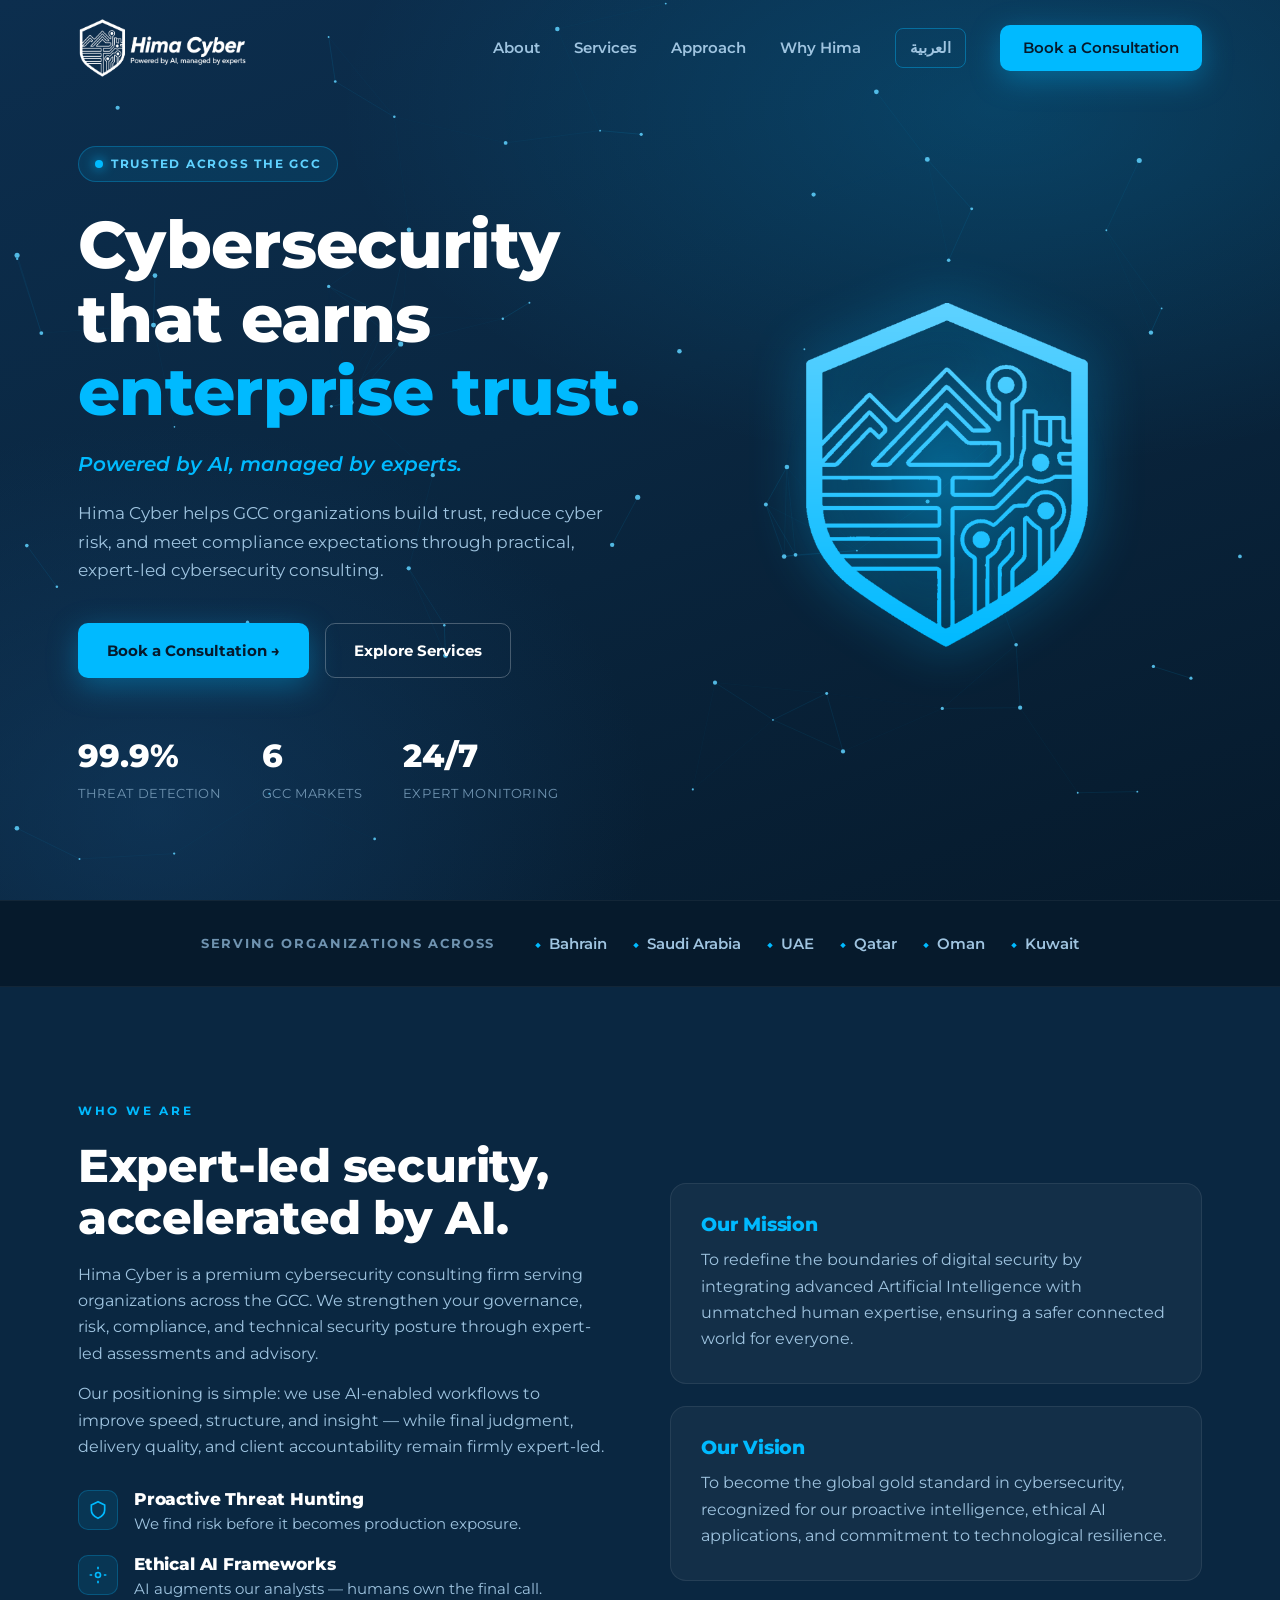
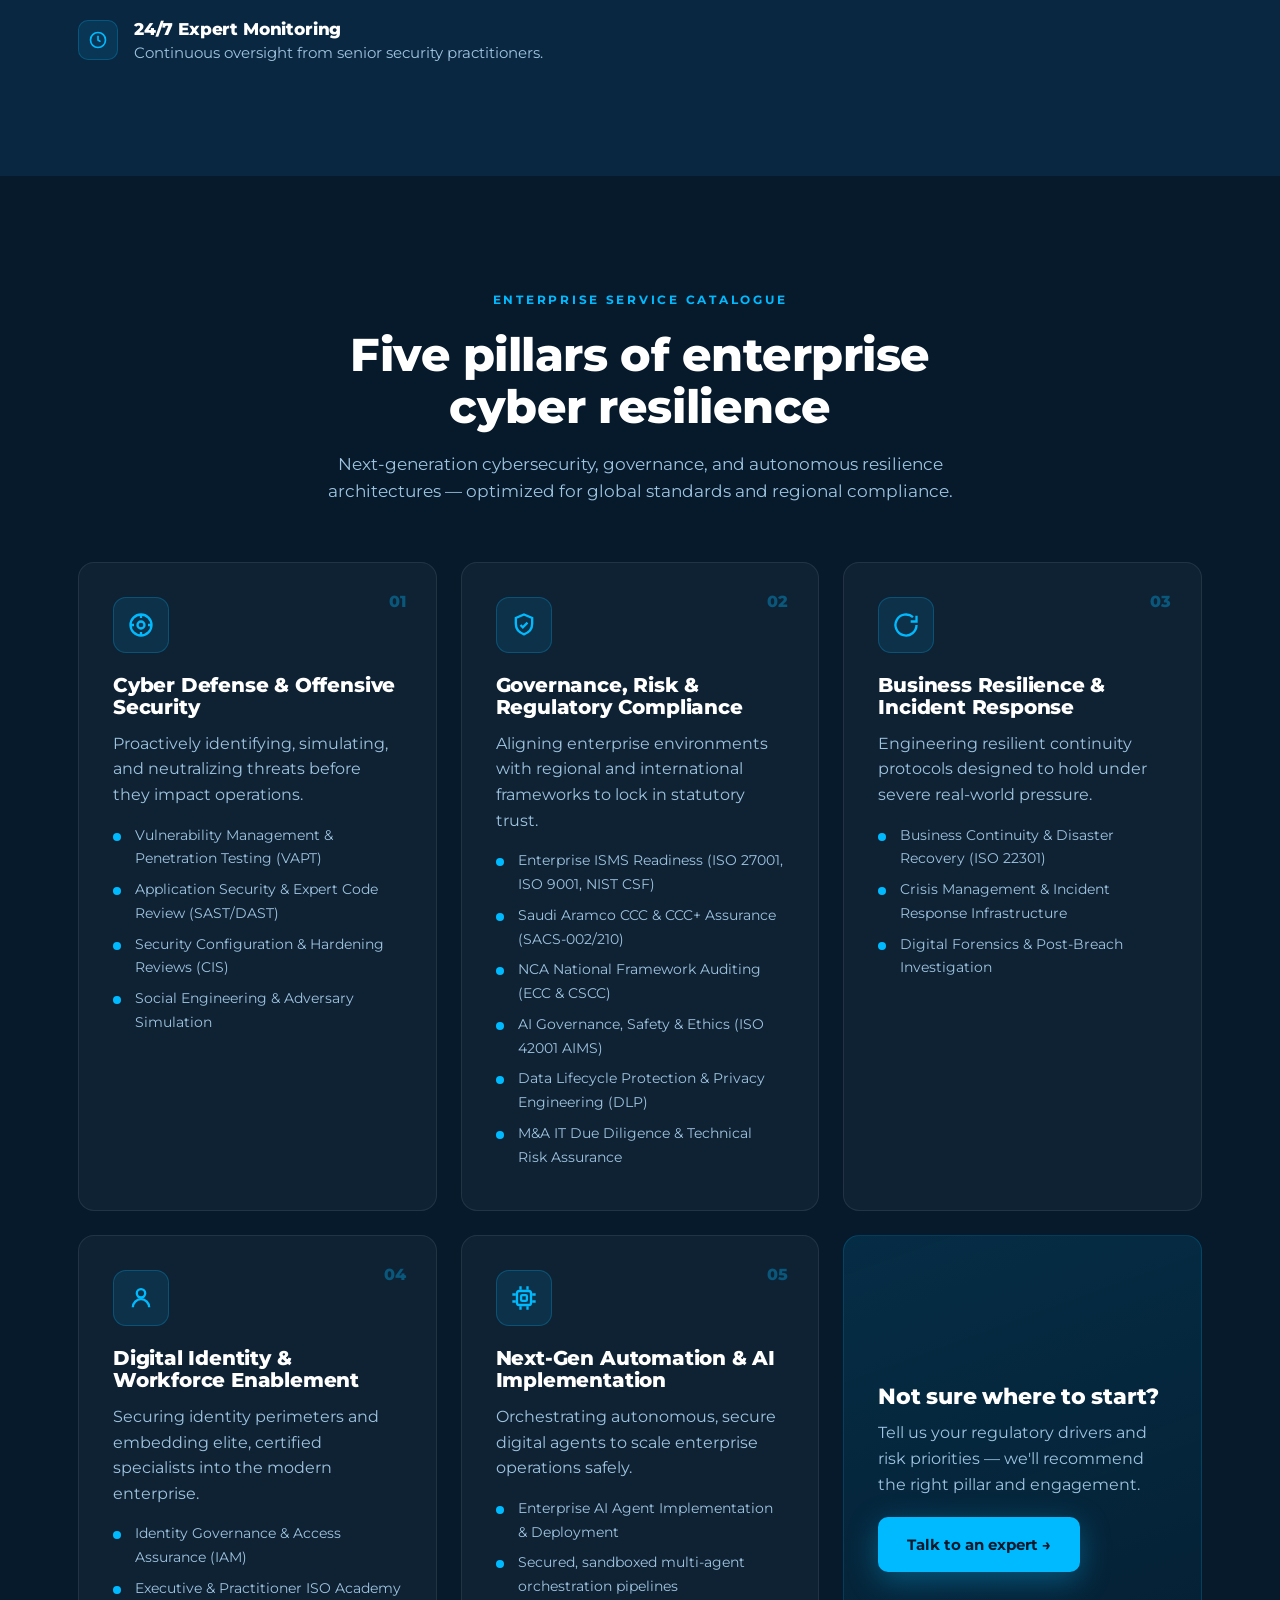
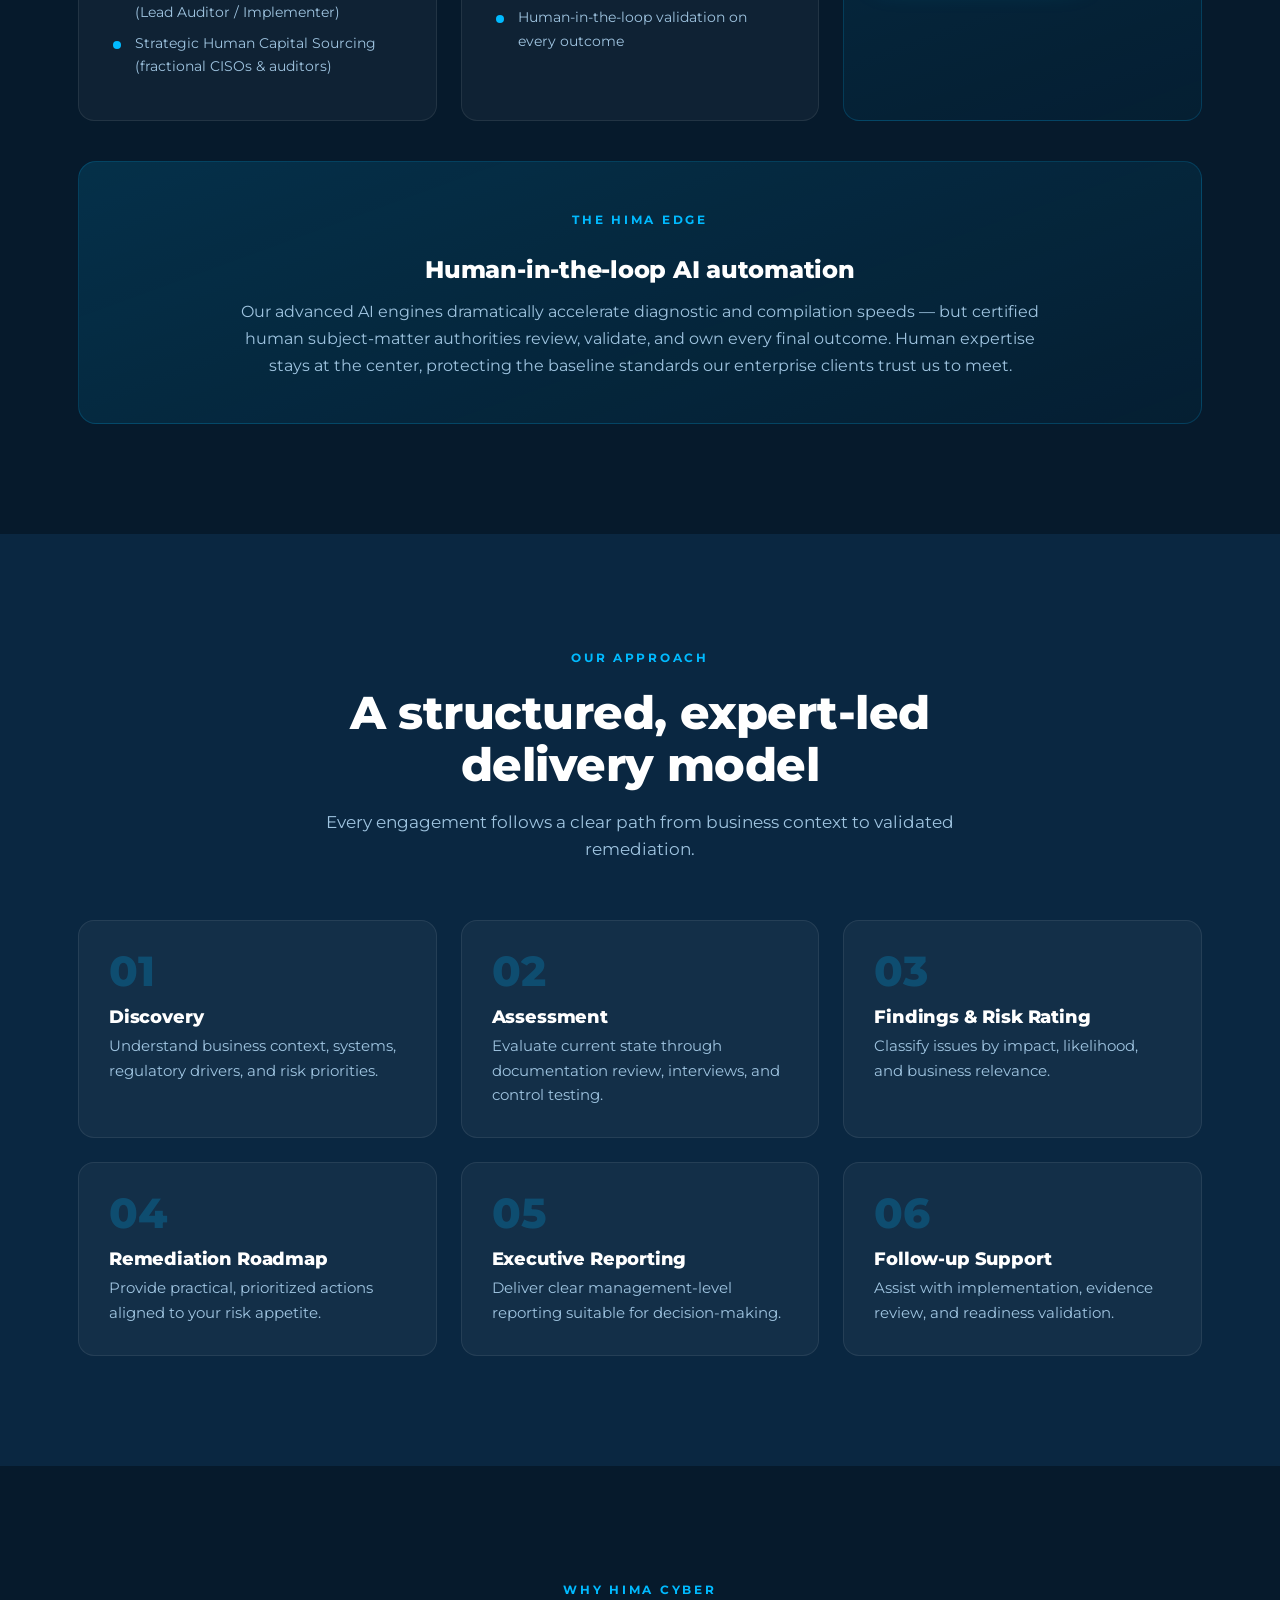
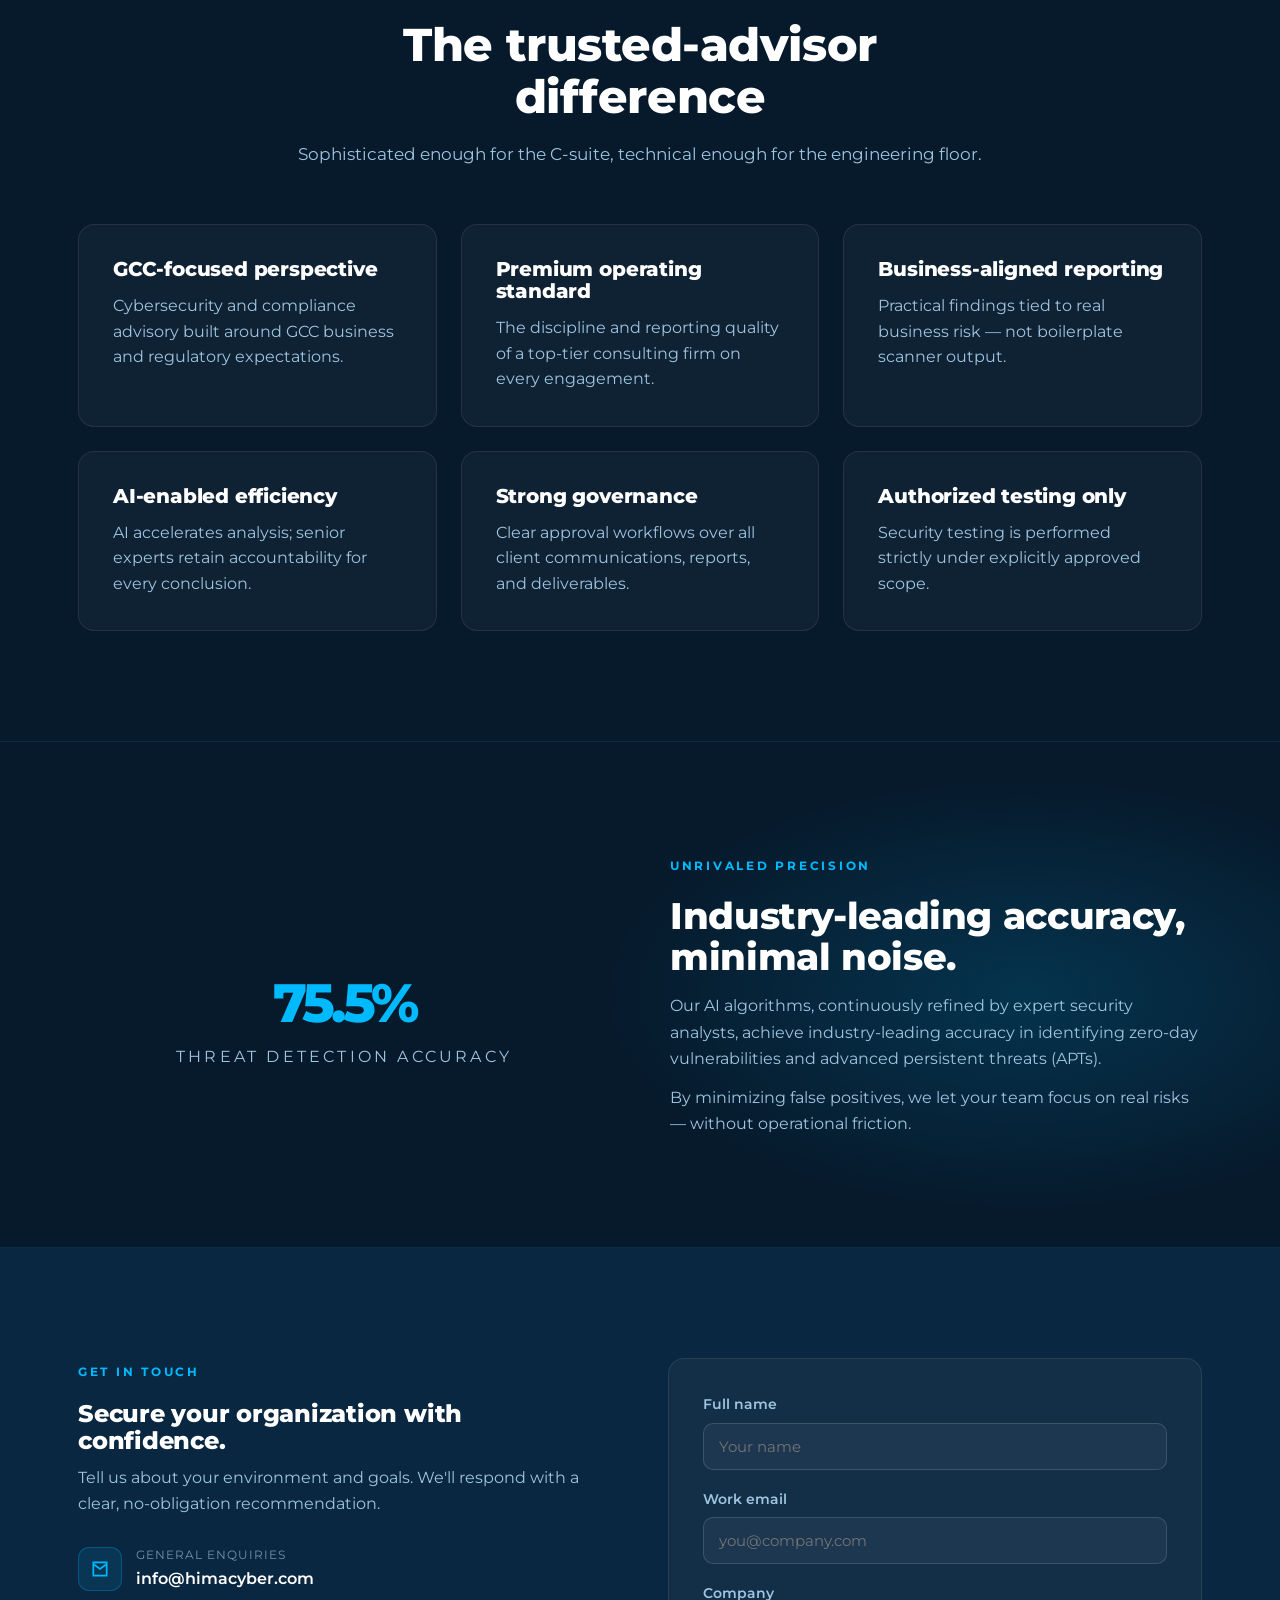
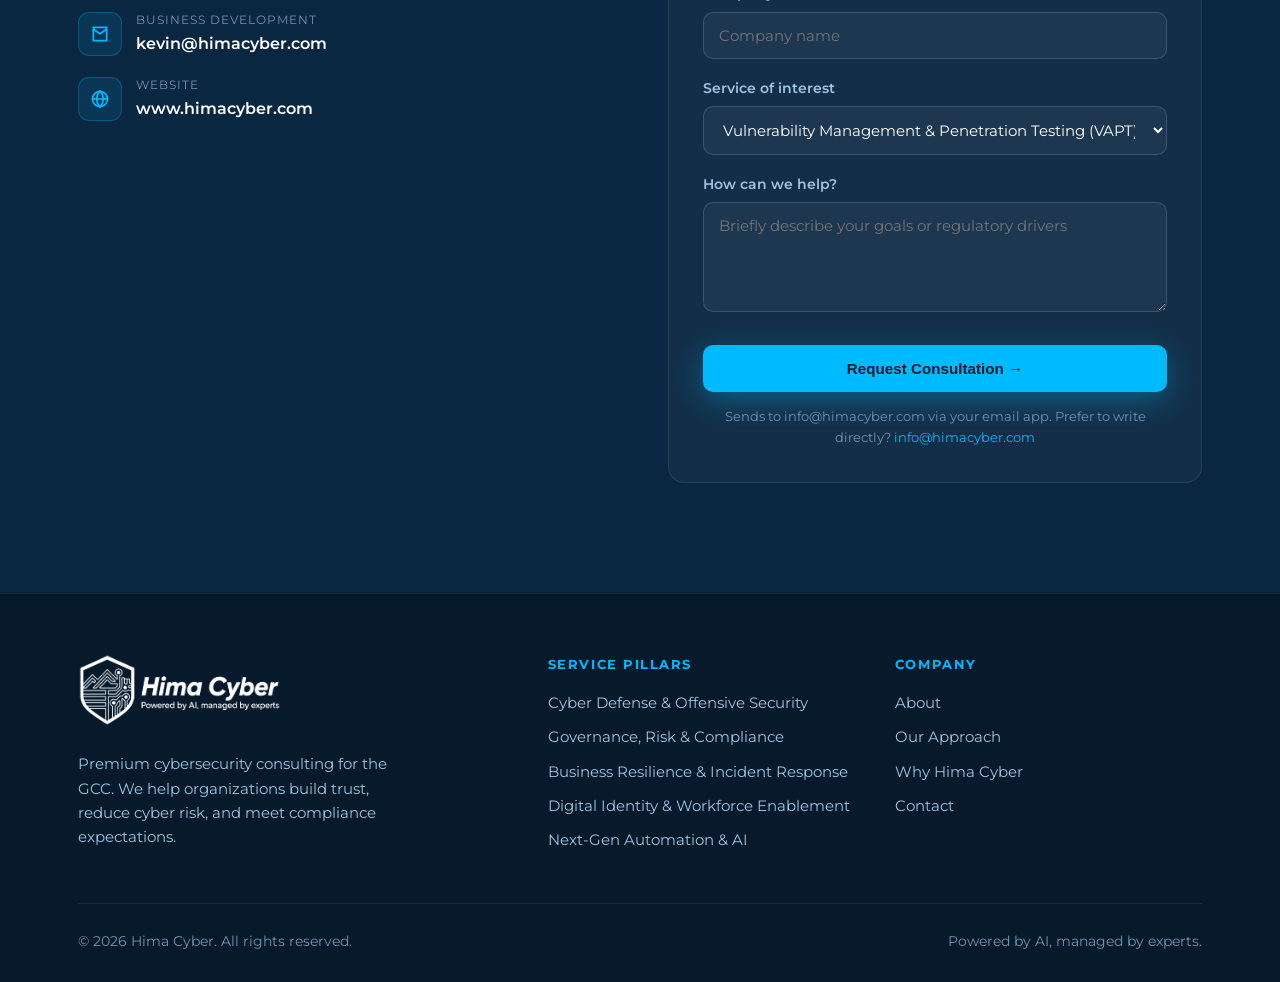
<file: index.html>
<!DOCTYPE html>
<html lang="en">
<head>
  <meta charset="UTF-8" />
  <meta name="viewport" content="width=device-width, initial-scale=1.0" />
  <title>Hima Cyber — Powered by AI, managed by experts</title>
  <meta name="description" content="Hima Cyber is a premium cybersecurity consulting firm serving the GCC. ISO 27001, GRC advisory, IT audit, secure code review, and penetration testing — powered by AI, managed by experts." />
  <link rel="icon" type="image/png" href="assets/favicon.png" />
  <link rel="apple-touch-icon" href="assets/hima-shield.png" />
  <link rel="alternate" hreflang="en" href="./" />
  <link rel="alternate" hreflang="ar" href="ar/" />
  <link rel="preconnect" href="https://fonts.googleapis.com" />
  <link rel="preconnect" href="https://fonts.gstatic.com" crossorigin />
  <link href="https://fonts.googleapis.com/css2?family=Montserrat:ital,wght@0,400;0,500;0,600;0,700;0,800;1,600;1,800&display=swap" rel="stylesheet" />
  <link rel="stylesheet" href="styles.css?v=6" />
</head>
<body>

  <!-- ============ NAV ============ -->
  <header class="nav" id="nav">
    <div class="container nav__inner">
      <a href="#home" class="nav__logo" aria-label="Hima Cyber home">
        <img src="assets/hima-logo-full.png?v=6" alt="Hima Cyber — Powered by AI, managed by experts" />
      </a>
      <nav class="nav__links" id="navLinks">
        <a href="#about">About</a>
        <a href="#services">Services</a>
        <a href="#process">Approach</a>
        <a href="#why">Why Hima</a>
        <a href="ar/" class="nav__lang" hreflang="ar" lang="ar">العربية</a>
        <a href="#contact" class="btn btn--primary">Book a Consultation</a>
      </nav>
      <button class="nav__toggle" id="navToggle" aria-label="Toggle menu">
        <span></span><span></span><span></span>
      </button>
    </div>
  </header>

  <!-- ============ HERO ============ -->
  <section class="hero" id="home">
    <canvas id="hero-canvas"></canvas>
    <div class="container">
      <div class="hero__grid">
        <div class="hero__copy">
          <span class="hero__badge"><span class="dot"></span> Trusted across the GCC</span>
          <h1>Cybersecurity that earns<span class="accent">enterprise trust.</span></h1>
          <p class="hero__tagline">Powered by AI, managed by experts.</p>
          <p class="hero__sub">Hima Cyber helps GCC organizations build trust, reduce cyber risk, and meet compliance expectations through practical, expert-led cybersecurity consulting.</p>
          <div class="hero__cta">
            <a href="#contact" class="btn btn--primary">Book a Consultation →</a>
            <a href="#services" class="btn btn--ghost">Explore Services</a>
          </div>
          <div class="hero__stats">
            <div class="hero__stat"><div class="n" data-count="99.9" data-suffix="%">99.9%</div><div class="l">Threat Detection</div></div>
            <div class="hero__stat"><div class="n">6</div><div class="l">GCC Markets</div></div>
            <div class="hero__stat"><div class="n">24/7</div><div class="l">Expert Monitoring</div></div>
          </div>
        </div>
        <div class="hero__visual" aria-hidden="true">
          <!-- Official Hima Cyber shield mark, recolored to brand cyber-blue -->
          <div class="hero__shield-stage">
            <span class="hero__shield-halo"></span>
            <img class="hero__shield" src="assets/hima-shield-cyber.png?v=1" alt="" width="380" height="380">
            <span class="hero__shield-scan"></span>
          </div>
        </div>
      </div>
    </div>
  </section>

  <!-- ============ TRUST / REGIONS ============ -->
  <div class="trust">
    <div class="container trust__inner">
      <span class="trust__label">Serving organizations across</span>
      <div class="trust__regions">
        <span>Bahrain</span><span>Saudi Arabia</span><span>UAE</span><span>Qatar</span><span>Oman</span><span>Kuwait</span>
      </div>
    </div>
  </div>

  <!-- ============ ABOUT ============ -->
  <section class="section" id="about">
    <div class="container">
      <div class="split">
        <div class="reveal">
          <span class="eyebrow">Who we are</span>
          <h2 style="font-size:clamp(1.9rem,4vw,2.9rem)">Expert-led security, accelerated by AI.</h2>
          <p style="color:var(--muted);margin-top:18px;">Hima Cyber is a premium cybersecurity consulting firm serving organizations across the GCC. We strengthen your governance, risk, compliance, and technical security posture through expert-led assessments and advisory.</p>
          <p style="color:var(--muted);margin-top:14px;">Our positioning is simple: we use AI-enabled workflows to improve speed, structure, and insight — while final judgment, delivery quality, and client accountability remain firmly expert-led.</p>
          <div class="about__points">
            <div class="about__point">
              <span class="ic"><svg viewBox="0 0 24 24" fill="none" stroke-width="2"><path d="M12 2 4 6v6c0 5 3.5 8 8 10 4.5-2 8-5 8-10V6z"/></svg></span>
              <div><h4>Proactive Threat Hunting</h4><p>We find risk before it becomes production exposure.</p></div>
            </div>
            <div class="about__point">
              <span class="ic"><svg viewBox="0 0 24 24" fill="none" stroke-width="2"><circle cx="12" cy="12" r="3"/><path d="M12 2v3M12 19v3M2 12h3M19 12h3"/></svg></span>
              <div><h4>Ethical AI Frameworks</h4><p>AI augments our analysts — humans own the final call.</p></div>
            </div>
            <div class="about__point">
              <span class="ic"><svg viewBox="0 0 24 24" fill="none" stroke-width="2"><circle cx="12" cy="12" r="9"/><path d="M12 7v5l3 2"/></svg></span>
              <div><h4>24/7 Expert Monitoring</h4><p>Continuous oversight from senior security practitioners.</p></div>
            </div>
          </div>
        </div>
        <div class="reveal">
          <div class="mv-card">
            <h3>Our Mission</h3>
            <p>To redefine the boundaries of digital security by integrating advanced Artificial Intelligence with unmatched human expertise, ensuring a safer connected world for everyone.</p>
          </div>
          <div class="mv-card">
            <h3>Our Vision</h3>
            <p>To become the global gold standard in cybersecurity, recognized for our proactive intelligence, ethical AI applications, and commitment to technological resilience.</p>
          </div>
        </div>
      </div>
    </div>
  </section>

  <!-- ============ SERVICES ============ -->
  <section class="section section--alt" id="services">
    <div class="container">
      <div class="section-head center reveal">
        <span class="eyebrow">Enterprise Service Catalogue</span>
        <h2>Five pillars of enterprise cyber resilience</h2>
        <p>Next-generation cybersecurity, governance, and autonomous resilience architectures — optimized for global standards and regional compliance.</p>
      </div>
      <div class="grid grid--3">
        <article class="card reveal">
          <span class="card__num">01</span>
          <div class="card__icon"><svg viewBox="0 0 24 24" fill="none" stroke-width="2"><circle cx="12" cy="12" r="9"/><circle cx="12" cy="12" r="3"/><path d="M12 3v3M12 18v3M3 12h3M18 12h3"/></svg></div>
          <h3>Cyber Defense &amp; Offensive Security</h3>
          <p>Proactively identifying, simulating, and neutralizing threats before they impact operations.</p>
          <ul>
            <li>Vulnerability Management &amp; Penetration Testing (VAPT)</li>
            <li>Application Security &amp; Expert Code Review (SAST/DAST)</li>
            <li>Security Configuration &amp; Hardening Reviews (CIS)</li>
            <li>Social Engineering &amp; Adversary Simulation</li>
          </ul>
        </article>
        <article class="card reveal">
          <span class="card__num">02</span>
          <div class="card__icon"><svg viewBox="0 0 24 24" fill="none" stroke-width="2"><path d="M12 3l7 3v5c0 4.5-3 7.6-7 9-4-1.4-7-4.5-7-9V6z"/><path d="M9 12l2 2 4-4"/></svg></div>
          <h3>Governance, Risk &amp; Regulatory Compliance</h3>
          <p>Aligning enterprise environments with regional and international frameworks to lock in statutory trust.</p>
          <ul>
            <li>Enterprise ISMS Readiness (ISO 27001, ISO 9001, NIST CSF)</li>
            <li>Saudi Aramco CCC &amp; CCC+ Assurance (SACS-002/210)</li>
            <li>NCA National Framework Auditing (ECC &amp; CSCC)</li>
            <li>AI Governance, Safety &amp; Ethics (ISO 42001 AIMS)</li>
            <li>Data Lifecycle Protection &amp; Privacy Engineering (DLP)</li>
            <li>M&amp;A IT Due Diligence &amp; Technical Risk Assurance</li>
          </ul>
        </article>
        <article class="card reveal">
          <span class="card__num">03</span>
          <div class="card__icon"><svg viewBox="0 0 24 24" fill="none" stroke-width="2"><path d="M21 12a9 9 0 1 1-3-6.7"/><path d="M21 4v5h-5"/></svg></div>
          <h3>Business Resilience &amp; Incident Response</h3>
          <p>Engineering resilient continuity protocols designed to hold under severe real-world pressure.</p>
          <ul>
            <li>Business Continuity &amp; Disaster Recovery (ISO 22301)</li>
            <li>Crisis Management &amp; Incident Response Infrastructure</li>
            <li>Digital Forensics &amp; Post-Breach Investigation</li>
          </ul>
        </article>
        <article class="card reveal">
          <span class="card__num">04</span>
          <div class="card__icon"><svg viewBox="0 0 24 24" fill="none" stroke-width="2"><circle cx="12" cy="8" r="3.6"/><path d="M5 20a7 7 0 0 1 14 0"/></svg></div>
          <h3>Digital Identity &amp; Workforce Enablement</h3>
          <p>Securing identity perimeters and embedding elite, certified specialists into the modern enterprise.</p>
          <ul>
            <li>Identity Governance &amp; Access Assurance (IAM)</li>
            <li>Executive &amp; Practitioner ISO Academy (Lead Auditor / Implementer)</li>
            <li>Strategic Human Capital Sourcing (fractional CISOs &amp; auditors)</li>
          </ul>
        </article>
        <article class="card reveal">
          <span class="card__num">05</span>
          <div class="card__icon"><svg viewBox="0 0 24 24" fill="none" stroke-width="2"><rect x="6" y="6" width="12" height="12" rx="2"/><rect x="9.5" y="9.5" width="5" height="5" rx="1"/><path d="M9 2v3M15 2v3M9 19v3M15 19v3M2 9h3M2 15h3M19 9h3M19 15h3"/></svg></div>
          <h3>Next-Gen Automation &amp; AI Implementation</h3>
          <p>Orchestrating autonomous, secure digital agents to scale enterprise operations safely.</p>
          <ul>
            <li>Enterprise AI Agent Implementation &amp; Deployment</li>
            <li>Secured, sandboxed multi-agent orchestration pipelines</li>
            <li>Human-in-the-loop validation on every outcome</li>
          </ul>
        </article>
        <article class="card reveal" style="display:flex;flex-direction:column;justify-content:center;background:linear-gradient(160deg,rgba(0,186,255,.12),rgba(0,186,255,.03));border-color:var(--card-border)">
          <h3 style="font-size:1.35rem">Not sure where to start?</h3>
          <p>Tell us your regulatory drivers and risk priorities — we'll recommend the right pillar and engagement.</p>
          <a href="#contact" class="btn btn--primary" style="margin-top:20px;align-self:flex-start;">Talk to an expert →</a>
        </article>
      </div>
      <div class="edge reveal">
        <span class="eyebrow">The Hima Edge</span>
        <h3>Human-in-the-loop AI automation</h3>
        <p>Our advanced AI engines dramatically accelerate diagnostic and compilation speeds — but certified human subject-matter authorities review, validate, and own every final outcome. Human expertise stays at the center, protecting the baseline standards our enterprise clients trust us to meet.</p>
      </div>
    </div>
  </section>

  <!-- ============ PROCESS ============ -->
  <section class="section" id="process">
    <div class="container">
      <div class="section-head center reveal">
        <span class="eyebrow">Our Approach</span>
        <h2>A structured, expert-led delivery model</h2>
        <p>Every engagement follows a clear path from business context to validated remediation.</p>
      </div>
      <div class="process">
        <div class="step reveal"><div class="step__n">01</div><h4>Discovery</h4><p>Understand business context, systems, regulatory drivers, and risk priorities.</p></div>
        <div class="step reveal"><div class="step__n">02</div><h4>Assessment</h4><p>Evaluate current state through documentation review, interviews, and control testing.</p></div>
        <div class="step reveal"><div class="step__n">03</div><h4>Findings &amp; Risk Rating</h4><p>Classify issues by impact, likelihood, and business relevance.</p></div>
        <div class="step reveal"><div class="step__n">04</div><h4>Remediation Roadmap</h4><p>Provide practical, prioritized actions aligned to your risk appetite.</p></div>
        <div class="step reveal"><div class="step__n">05</div><h4>Executive Reporting</h4><p>Deliver clear management-level reporting suitable for decision-making.</p></div>
        <div class="step reveal"><div class="step__n">06</div><h4>Follow-up Support</h4><p>Assist with implementation, evidence review, and readiness validation.</p></div>
      </div>
    </div>
  </section>

  <!-- ============ WHY / DIFFERENTIATORS ============ -->
  <section class="section section--alt" id="why">
    <div class="container">
      <div class="section-head center reveal">
        <span class="eyebrow">Why Hima Cyber</span>
        <h2>The trusted-advisor difference</h2>
        <p>Sophisticated enough for the C-suite, technical enough for the engineering floor.</p>
      </div>
      <div class="grid grid--3">
        <div class="card reveal"><h3>GCC-focused perspective</h3><p>Cybersecurity and compliance advisory built around GCC business and regulatory expectations.</p></div>
        <div class="card reveal"><h3>Premium operating standard</h3><p>The discipline and reporting quality of a top-tier consulting firm on every engagement.</p></div>
        <div class="card reveal"><h3>Business-aligned reporting</h3><p>Practical findings tied to real business risk — not boilerplate scanner output.</p></div>
        <div class="card reveal"><h3>AI-enabled efficiency</h3><p>AI accelerates analysis; senior experts retain accountability for every conclusion.</p></div>
        <div class="card reveal"><h3>Strong governance</h3><p>Clear approval workflows over all client communications, reports, and deliverables.</p></div>
        <div class="card reveal"><h3>Authorized testing only</h3><p>Security testing is performed strictly under explicitly approved scope.</p></div>
      </div>
    </div>
  </section>

  <!-- ============ STATS BAND ============ -->
  <section class="section statband">
    <div class="container">
      <div class="statband__grid">
        <div class="reveal" style="text-align:center;">
          <div class="bignum"><span class="count" data-count="99.9">0</span><span>%</span></div>
          <div class="l">Threat Detection Accuracy</div>
        </div>
        <div class="reveal">
          <span class="eyebrow">Unrivaled Precision</span>
          <h2 style="font-size:clamp(1.6rem,3.4vw,2.3rem)">Industry-leading accuracy, minimal noise.</h2>
          <p style="color:var(--muted);margin-top:16px;">Our AI algorithms, continuously refined by expert security analysts, achieve industry-leading accuracy in identifying zero-day vulnerabilities and advanced persistent threats (APTs).</p>
          <p style="color:var(--muted);margin-top:12px;">By minimizing false positives, we let your team focus on real risks — without operational friction.</p>
        </div>
      </div>
    </div>
  </section>

  <!-- ============ CONTACT ============ -->
  <section class="section" id="contact">
    <div class="container">
      <div class="contact__grid">
        <div class="contact__info reveal">
          <span class="eyebrow">Get in touch</span>
          <h3>Secure your organization with confidence.</h3>
          <p>Tell us about your environment and goals. We'll respond with a clear, no-obligation recommendation.</p>
          <div class="contact__item">
            <span class="ic"><svg viewBox="0 0 24 24" fill="none" stroke-width="2"><path d="M4 4h16v16H4z"/><path d="m4 6 8 6 8-6"/></svg></span>
            <div class="t"><span>General Enquiries</span><a href="mailto:info@himacyber.com">info@himacyber.com</a></div>
          </div>
          <div class="contact__item">
            <span class="ic"><svg viewBox="0 0 24 24" fill="none" stroke-width="2"><path d="M4 4h16v16H4z"/><path d="m4 6 8 6 8-6"/></svg></span>
            <div class="t"><span>Business Development</span><a href="mailto:kevin@himacyber.com">kevin@himacyber.com</a></div>
          </div>
          <div class="contact__item">
            <span class="ic"><svg viewBox="0 0 24 24" fill="none" stroke-width="2"><circle cx="12" cy="12" r="9"/><path d="M2 12h20"/><path d="M12 2a15 15 0 0 1 0 20 15 15 0 0 1 0-20"/></svg></span>
            <div class="t"><span>Website</span><b>www.himacyber.com</b></div>
          </div>
        </div>
        <form id="contactForm" class="reveal" onsubmit="return false;">
          <div class="field"><label for="name">Full name</label><input id="name" type="text" placeholder="Your name" required /></div>
          <div class="field"><label for="email">Work email</label><input id="email" type="email" placeholder="you@company.com" required /></div>
          <div class="field"><label for="company">Company</label><input id="company" type="text" placeholder="Company name" /></div>
          <div class="field"><label for="service">Service of interest</label>
            <select id="service">
              <optgroup label="Cyber Defense &amp; Offensive Security">
                <option>Vulnerability Management &amp; Penetration Testing (VAPT)</option>
                <option>Application Security &amp; Expert Code Review</option>
                <option>Security Configuration &amp; Hardening Reviews</option>
                <option>Social Engineering &amp; Adversary Simulation</option>
              </optgroup>
              <optgroup label="Governance, Risk &amp; Regulatory Compliance">
                <option>Enterprise ISMS Readiness (ISO 27001 / 9001 / NIST CSF)</option>
                <option>Saudi Aramco CCC &amp; CCC+ Certification Assurance</option>
                <option>NCA National Framework Compliance (ECC &amp; CSCC)</option>
                <option>AI Governance, Safety &amp; Ethics (ISO 42001)</option>
                <option>Data Lifecycle Protection &amp; Privacy Engineering</option>
                <option>M&amp;A IT Due Diligence &amp; Technical Risk Assurance</option>
              </optgroup>
              <optgroup label="Business Resilience &amp; Incident Response">
                <option>Business Continuity &amp; Disaster Recovery (ISO 22301)</option>
                <option>Crisis Management &amp; Incident Response</option>
                <option>Digital Forensics &amp; Post-Breach Investigation</option>
              </optgroup>
              <optgroup label="Digital Identity &amp; Workforce Enablement">
                <option>Identity Governance &amp; Access Assurance (IAM)</option>
                <option>Executive &amp; Practitioner ISO Academy</option>
                <option>Strategic Human Capital Sourcing</option>
              </optgroup>
              <optgroup label="Next-Gen Automation &amp; AI Implementation">
                <option>Enterprise AI Agent Implementation &amp; Deployment</option>
              </optgroup>
              <option>Not sure yet</option>
            </select>
          </div>
          <div class="field"><label for="msg">How can we help?</label><textarea id="msg" placeholder="Briefly describe your goals or regulatory drivers"></textarea></div>
          <button class="btn btn--primary" type="submit">Request Consultation →</button>
          <p class="form-note">Sends to info@himacyber.com via your email app. Prefer to write directly? <a href="mailto:info@himacyber.com" style="color:var(--cyber)">info@himacyber.com</a></p>
        </form>
      </div>
    </div>
  </section>

  <!-- ============ FOOTER ============ -->
  <footer class="footer">
    <div class="container">
      <div class="footer__top">
        <div class="footer__brand">
          <img src="assets/hima-logo-full.png?v=6" alt="Hima Cyber — Powered by AI, managed by experts" />
          <p>Premium cybersecurity consulting for the GCC. We help organizations build trust, reduce cyber risk, and meet compliance expectations.</p>
        </div>
        <div class="footer__col">
          <h5>Service Pillars</h5>
          <a href="#services">Cyber Defense &amp; Offensive Security</a>
          <a href="#services">Governance, Risk &amp; Compliance</a>
          <a href="#services">Business Resilience &amp; Incident Response</a>
          <a href="#services">Digital Identity &amp; Workforce Enablement</a>
          <a href="#services">Next-Gen Automation &amp; AI</a>
        </div>
        <div class="footer__col">
          <h5>Company</h5>
          <a href="#about">About</a>
          <a href="#process">Our Approach</a>
          <a href="#why">Why Hima Cyber</a>
          <a href="#contact">Contact</a>
        </div>
      </div>
      <div class="footer__bottom">
        <p>© <span id="year"></span> Hima Cyber. All rights reserved.</p>
        <p>Powered by AI, managed by experts.</p>
      </div>
    </div>
  </footer>

  <script src="script.js"></script>
</body>
</html>
</file>
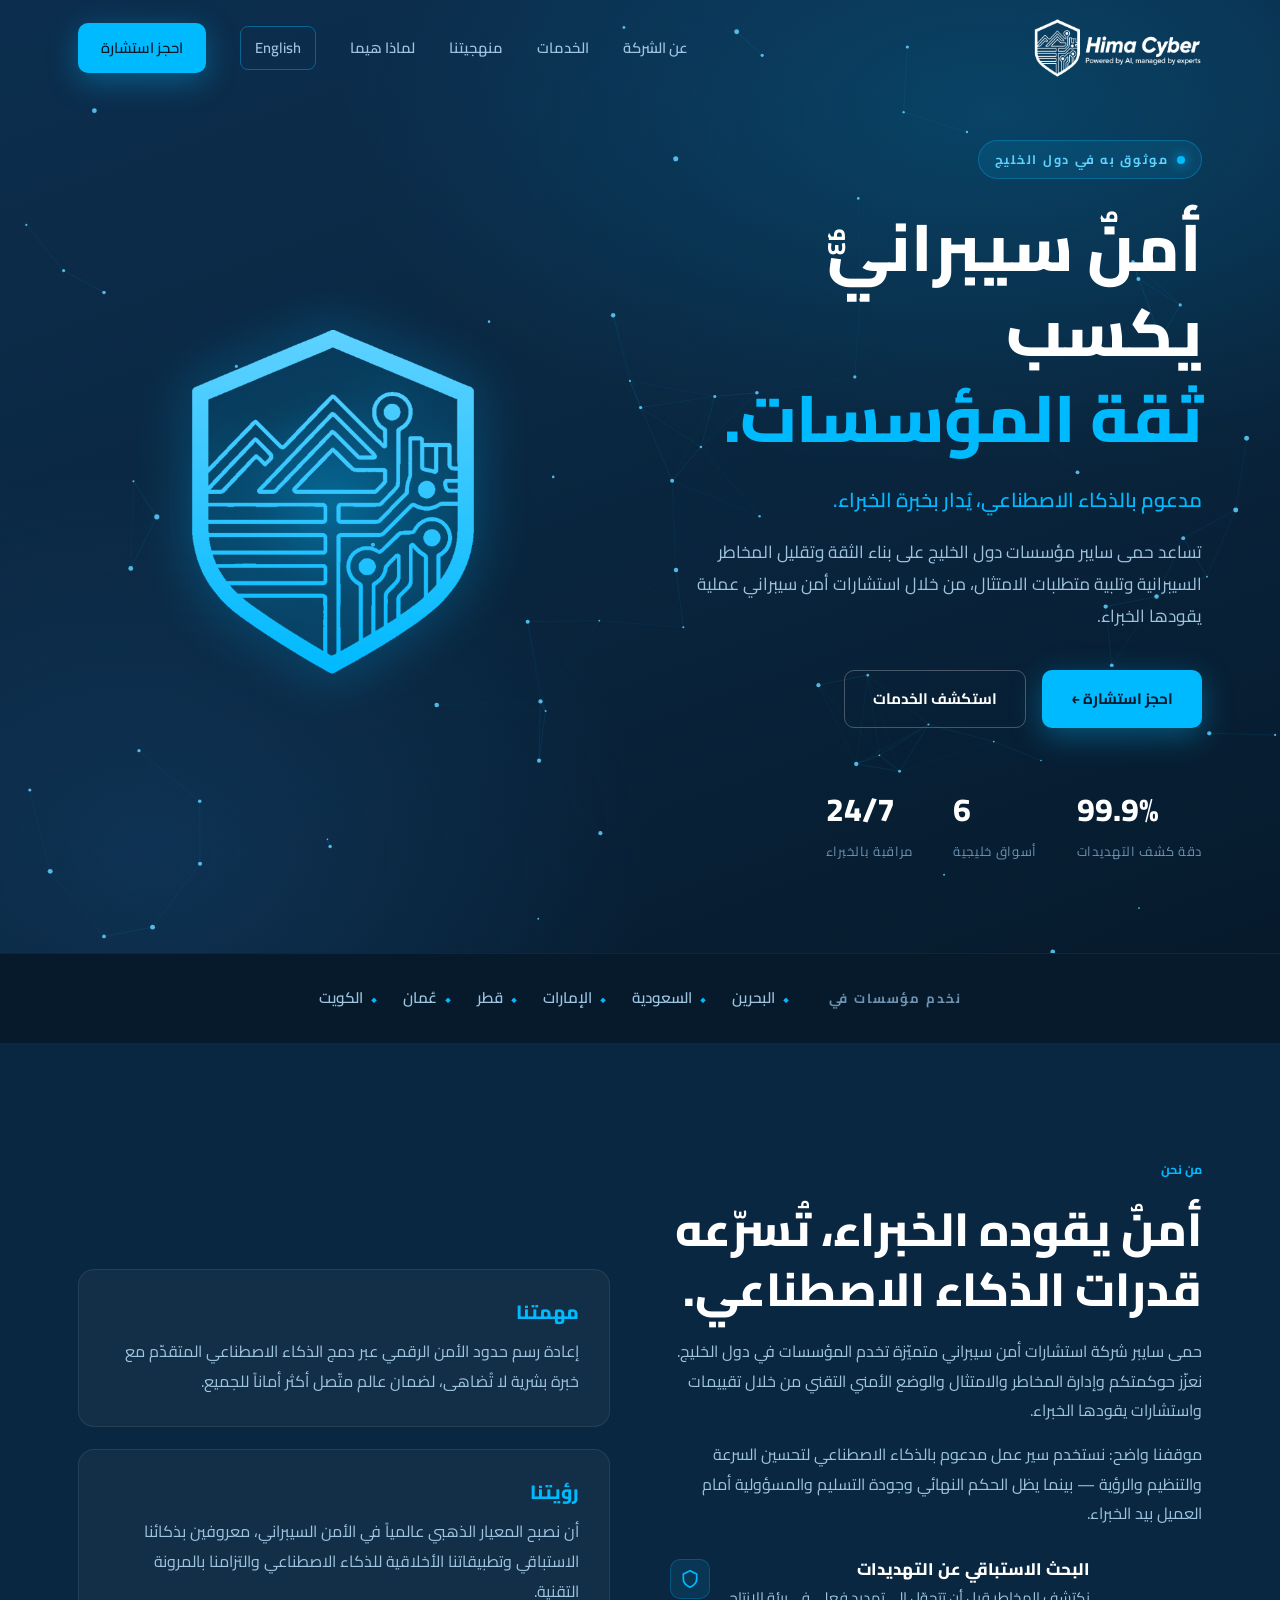
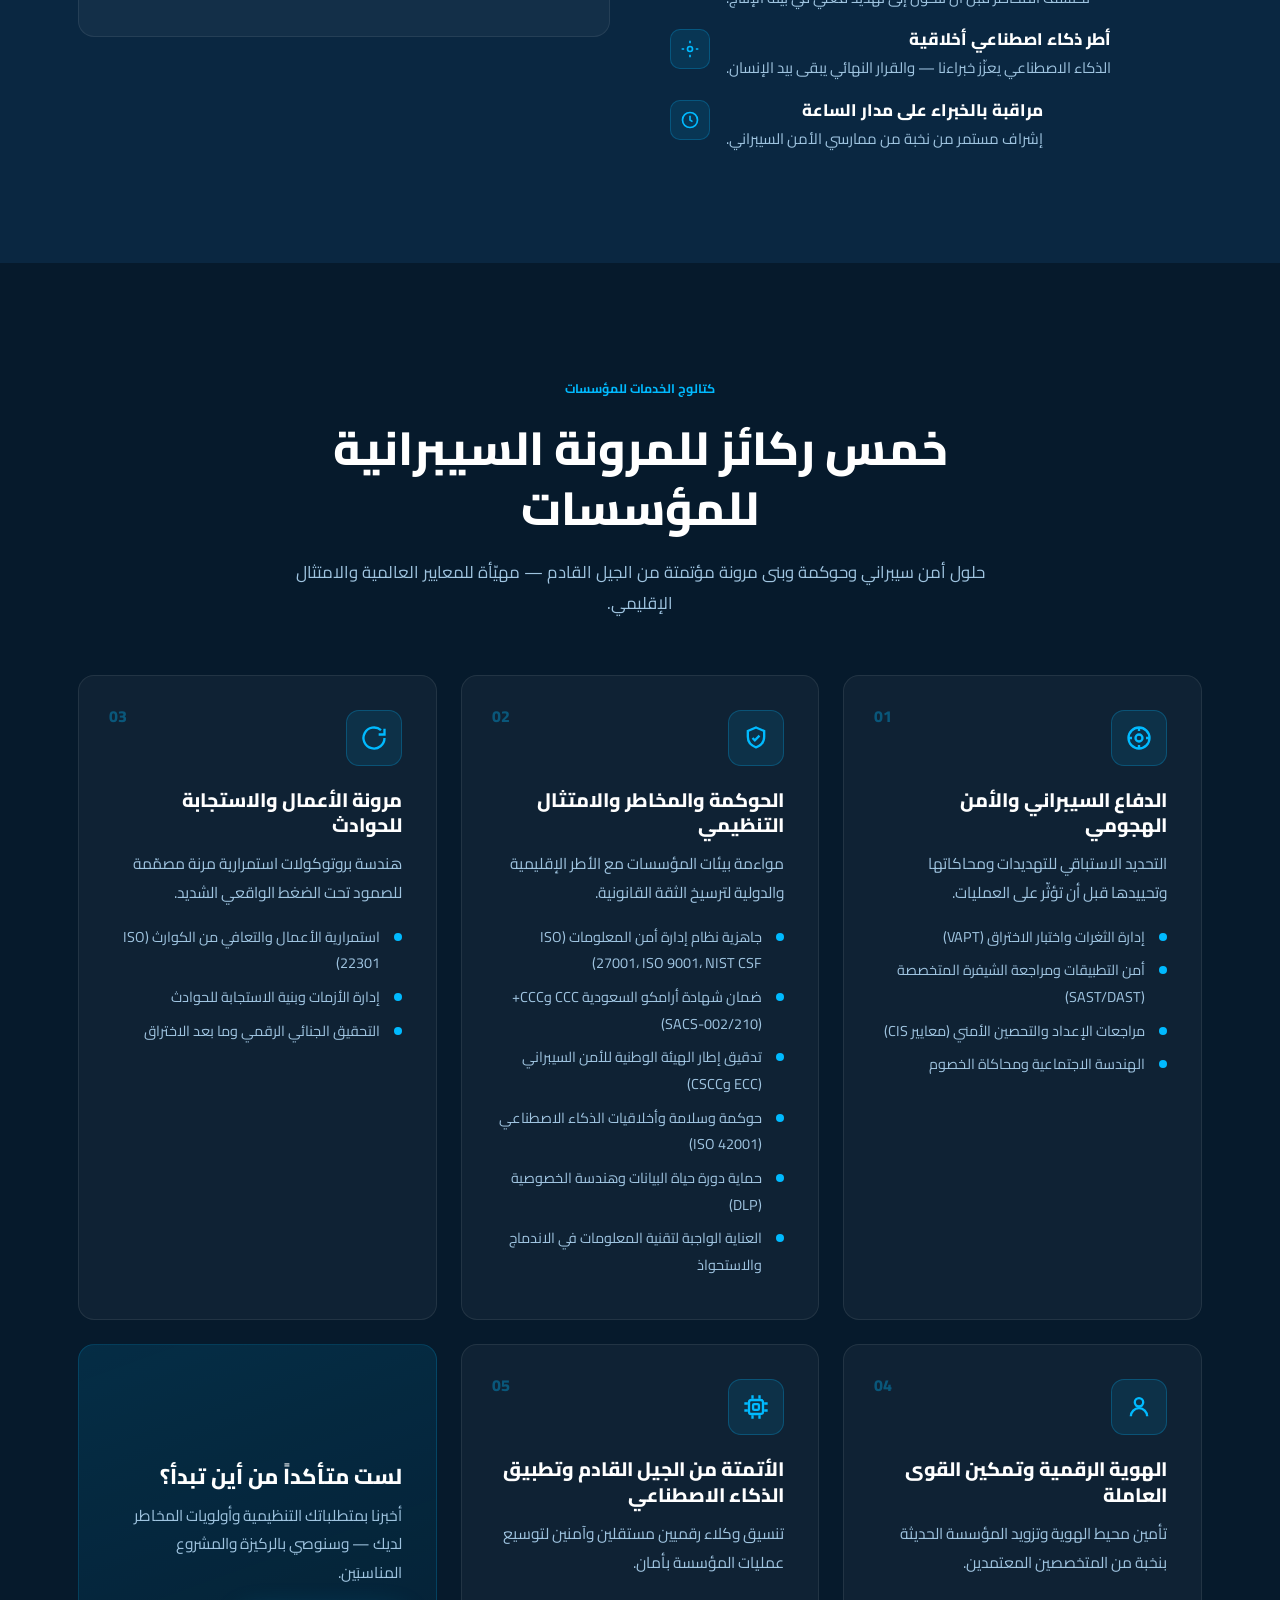
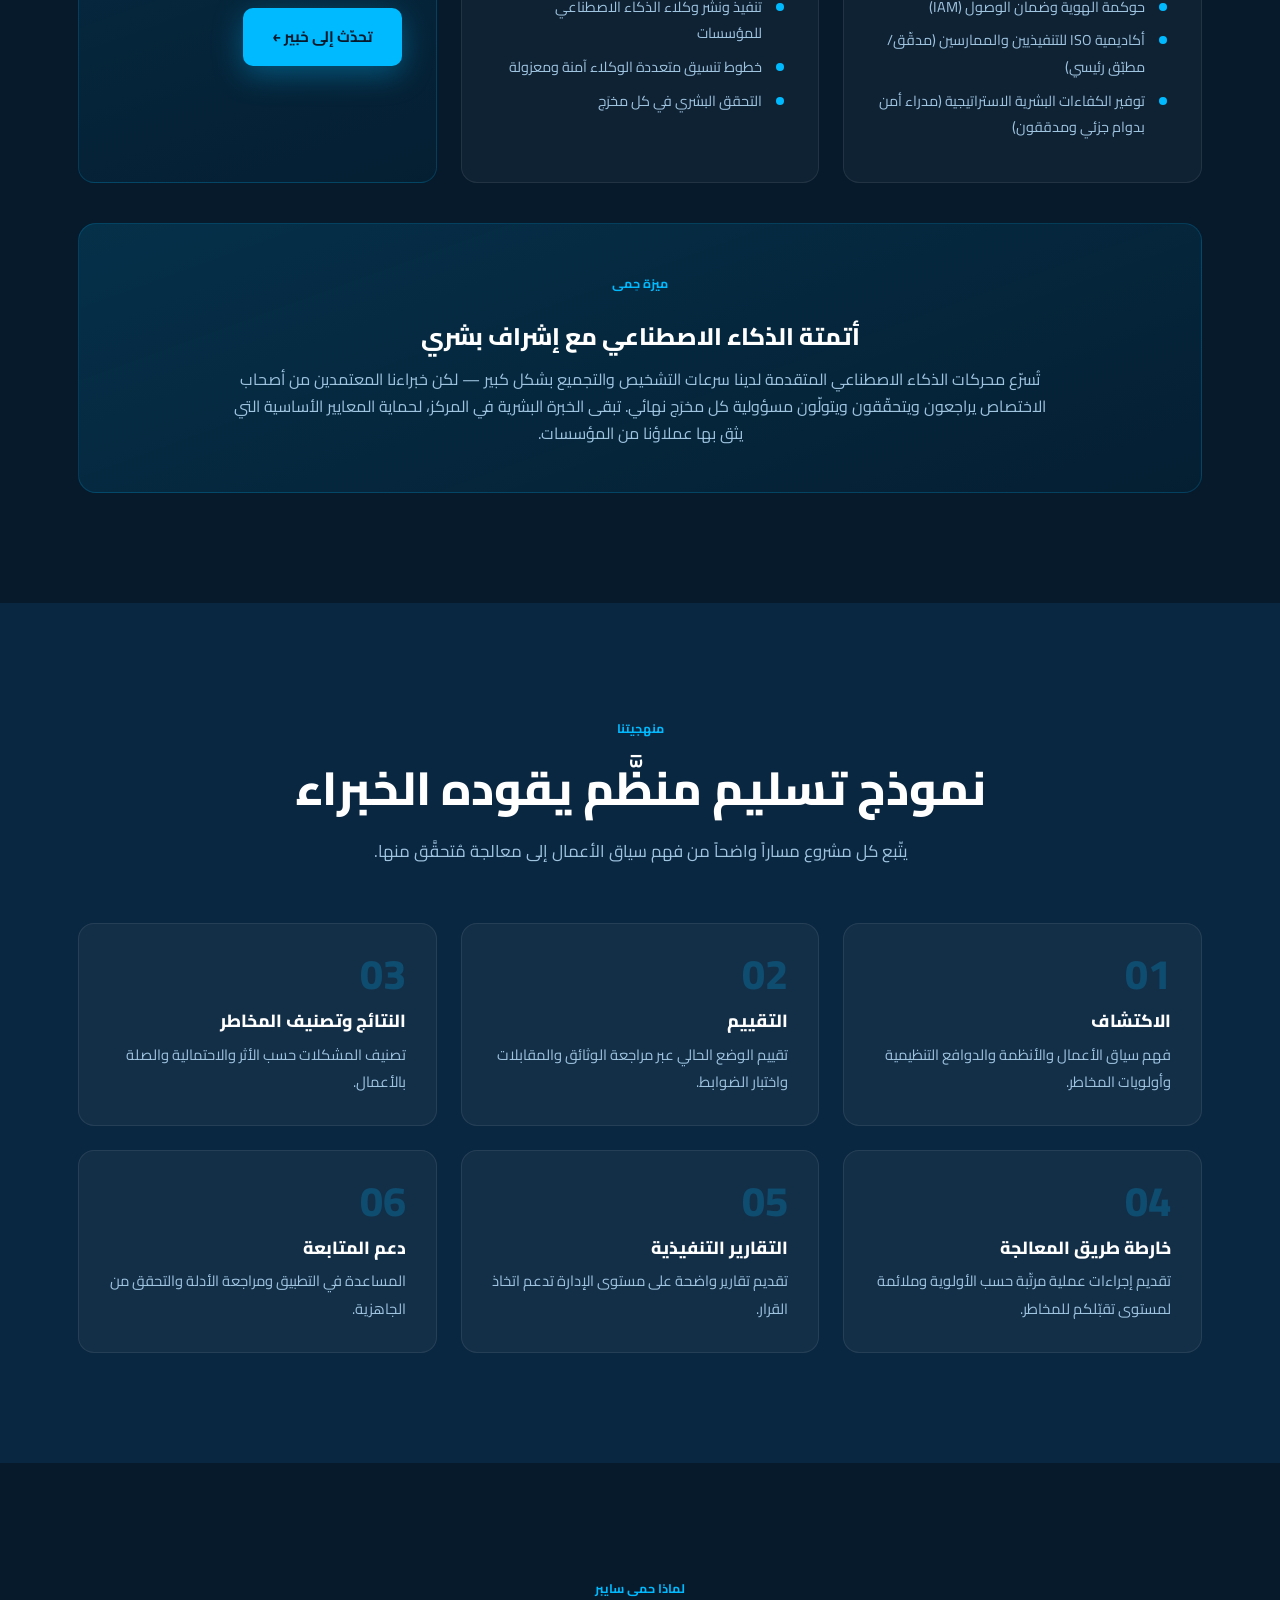
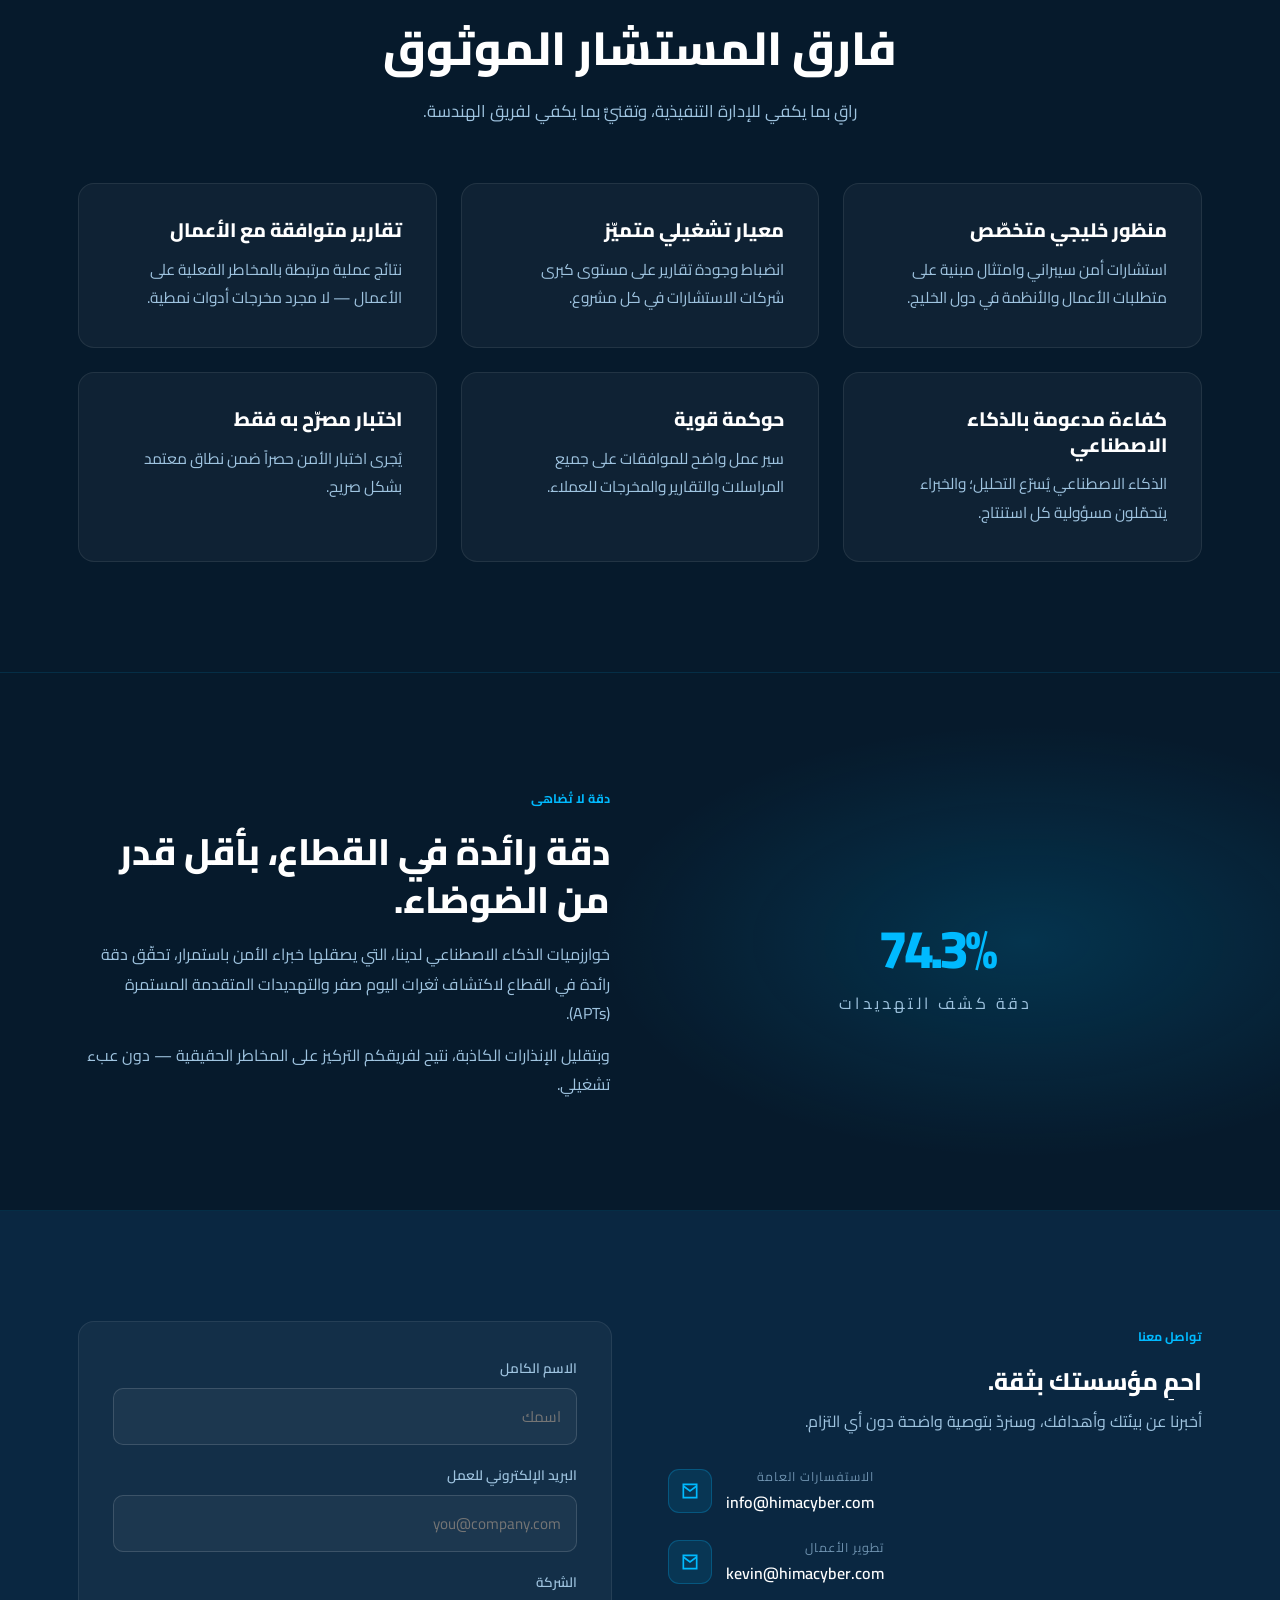
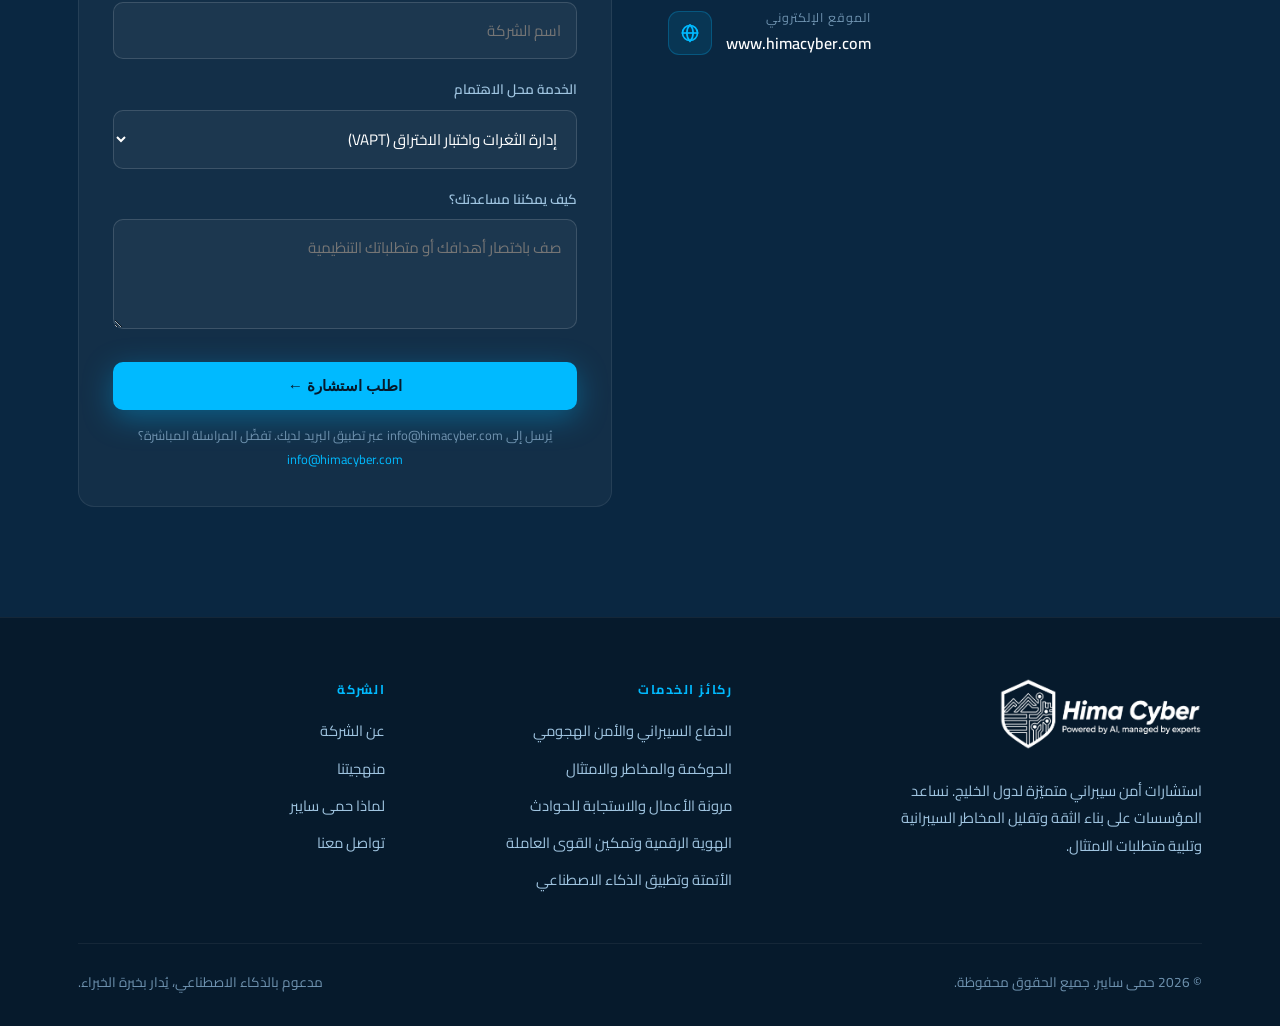
<file: ar/index.html>
<!DOCTYPE html>
<html lang="ar" dir="rtl">
<head>
  <meta charset="UTF-8" />
  <meta name="viewport" content="width=device-width, initial-scale=1.0" />
  <title>حمى سايبر — مدعوم بالذكاء الاصطناعي، يُدار بخبرة الخبراء</title>
  <meta name="description" content="حمى سايبر شركة استشارات أمن سيبراني متميّزة تخدم دول الخليج. تطبيق ISO 27001، استشارات الحوكمة والمخاطر والامتثال، تدقيق تقنية المعلومات، مراجعة الشيفرة الآمنة، ودعم اختبار الاختراق — مدعوم بالذكاء الاصطناعي، يُدار بخبرة الخبراء." />
  <link rel="icon" type="image/png" href="../assets/favicon.png" />
  <link rel="apple-touch-icon" href="../assets/hima-shield.png" />
  <link rel="alternate" hreflang="en" href="../" />
  <link rel="alternate" hreflang="ar" href="./" />
  <link rel="preconnect" href="https://fonts.googleapis.com" />
  <link rel="preconnect" href="https://fonts.gstatic.com" crossorigin />
  <link href="https://fonts.googleapis.com/css2?family=Cairo:wght@400;500;600;700;800&family=Montserrat:ital,wght@0,600;0,800;1,800&display=swap" rel="stylesheet" />
  <link rel="stylesheet" href="../styles.css?v=6" />
</head>
<body>

  <!-- ============ NAV ============ -->
  <header class="nav" id="nav">
    <div class="container nav__inner">
      <a href="#home" class="nav__logo" aria-label="حمى سايبر — الرئيسية">
        <img src="../assets/hima-logo-full.png?v=6" alt="Hima Cyber — Powered by AI, managed by experts" />
      </a>
      <nav class="nav__links" id="navLinks">
        <a href="#about">عن الشركة</a>
        <a href="#services">الخدمات</a>
        <a href="#process">منهجيتنا</a>
        <a href="#why">لماذا هيما</a>
        <a href="../" class="nav__lang" hreflang="en" lang="en">English</a>
        <a href="#contact" class="btn btn--primary">احجز استشارة</a>
      </nav>
      <button class="nav__toggle" id="navToggle" aria-label="القائمة">
        <span></span><span></span><span></span>
      </button>
    </div>
  </header>

  <!-- ============ HERO ============ -->
  <section class="hero" id="home">
    <canvas id="hero-canvas"></canvas>
    <div class="container">
      <div class="hero__grid">
        <div class="hero__copy">
          <span class="hero__badge"><span class="dot"></span> موثوق به في دول الخليج</span>
          <h1>أمنٌ سيبرانيٌّ يكسب<span class="accent">ثقة المؤسسات.</span></h1>
          <p class="hero__tagline">مدعوم بالذكاء الاصطناعي، يُدار بخبرة الخبراء.</p>
          <p class="hero__sub">تساعد حمى سايبر مؤسسات دول الخليج على بناء الثقة وتقليل المخاطر السيبرانية وتلبية متطلبات الامتثال، من خلال استشارات أمن سيبراني عملية يقودها الخبراء.</p>
          <div class="hero__cta">
            <a href="#contact" class="btn btn--primary">احجز استشارة ←</a>
            <a href="#services" class="btn btn--ghost">استكشف الخدمات</a>
          </div>
          <div class="hero__stats">
            <div class="hero__stat"><div class="n">99.9%</div><div class="l">دقة كشف التهديدات</div></div>
            <div class="hero__stat"><div class="n">6</div><div class="l">أسواق خليجية</div></div>
            <div class="hero__stat"><div class="n">24/7</div><div class="l">مراقبة بالخبراء</div></div>
          </div>
        </div>
        <div class="hero__visual" aria-hidden="true">
          <!-- Official Hima Cyber shield mark, recolored to brand cyber-blue -->
          <div class="hero__shield-stage">
            <span class="hero__shield-halo"></span>
            <img class="hero__shield" src="../assets/hima-shield-cyber.png?v=1" alt="" width="380" height="380">
            <span class="hero__shield-scan"></span>
          </div>
        </div>
      </div>
    </div>
  </section>

  <!-- ============ TRUST ============ -->
  <div class="trust">
    <div class="container trust__inner">
      <span class="trust__label">نخدم مؤسسات في</span>
      <div class="trust__regions">
        <span>البحرين</span><span>السعودية</span><span>الإمارات</span><span>قطر</span><span>عُمان</span><span>الكويت</span>
      </div>
    </div>
  </div>

  <!-- ============ ABOUT ============ -->
  <section class="section" id="about">
    <div class="container">
      <div class="split">
        <div class="reveal">
          <span class="eyebrow">من نحن</span>
          <h2 style="font-size:clamp(1.9rem,4vw,2.9rem)">أمنٌ يقوده الخبراء، تُسرّعه قدرات الذكاء الاصطناعي.</h2>
          <p style="color:var(--muted);margin-top:18px;">حمى سايبر شركة استشارات أمن سيبراني متميّزة تخدم المؤسسات في دول الخليج. نعزّز حوكمتكم وإدارة المخاطر والامتثال والوضع الأمني التقني من خلال تقييمات واستشارات يقودها الخبراء.</p>
          <p style="color:var(--muted);margin-top:14px;">موقفنا واضح: نستخدم سير عمل مدعوم بالذكاء الاصطناعي لتحسين السرعة والتنظيم والرؤية — بينما يظل الحكم النهائي وجودة التسليم والمسؤولية أمام العميل بيد الخبراء.</p>
          <div class="about__points">
            <div class="about__point">
              <span class="ic"><svg viewBox="0 0 24 24" fill="none" stroke-width="2"><path d="M12 2 4 6v6c0 5 3.5 8 8 10 4.5-2 8-5 8-10V6z"/></svg></span>
              <div><h4>البحث الاستباقي عن التهديدات</h4><p>نكتشف المخاطر قبل أن تتحوّل إلى تهديد فعلي في بيئة الإنتاج.</p></div>
            </div>
            <div class="about__point">
              <span class="ic"><svg viewBox="0 0 24 24" fill="none" stroke-width="2"><circle cx="12" cy="12" r="3"/><path d="M12 2v3M12 19v3M2 12h3M19 12h3"/></svg></span>
              <div><h4>أطر ذكاء اصطناعي أخلاقية</h4><p>الذكاء الاصطناعي يعزّز خبراءنا — والقرار النهائي يبقى بيد الإنسان.</p></div>
            </div>
            <div class="about__point">
              <span class="ic"><svg viewBox="0 0 24 24" fill="none" stroke-width="2"><circle cx="12" cy="12" r="9"/><path d="M12 7v5l3 2"/></svg></span>
              <div><h4>مراقبة بالخبراء على مدار الساعة</h4><p>إشراف مستمر من نخبة من ممارسي الأمن السيبراني.</p></div>
            </div>
          </div>
        </div>
        <div class="reveal">
          <div class="mv-card">
            <h3>مهمتنا</h3>
            <p>إعادة رسم حدود الأمن الرقمي عبر دمج الذكاء الاصطناعي المتقدّم مع خبرة بشرية لا تُضاهى، لضمان عالم متّصل أكثر أماناً للجميع.</p>
          </div>
          <div class="mv-card">
            <h3>رؤيتنا</h3>
            <p>أن نصبح المعيار الذهبي عالمياً في الأمن السيبراني، معروفين بذكائنا الاستباقي وتطبيقاتنا الأخلاقية للذكاء الاصطناعي والتزامنا بالمرونة التقنية.</p>
          </div>
        </div>
      </div>
    </div>
  </section>

  <!-- ============ SERVICES ============ -->
  <section class="section section--alt" id="services">
    <div class="container">
      <div class="section-head center reveal">
        <span class="eyebrow">كتالوج الخدمات للمؤسسات</span>
        <h2>خمس ركائز للمرونة السيبرانية للمؤسسات</h2>
        <p>حلول أمن سيبراني وحوكمة وبنى مرونة مؤتمتة من الجيل القادم — مهيّأة للمعايير العالمية والامتثال الإقليمي.</p>
      </div>
      <div class="grid grid--3">
        <article class="card reveal">
          <span class="card__num">01</span>
          <div class="card__icon"><svg viewBox="0 0 24 24" fill="none" stroke-width="2"><circle cx="12" cy="12" r="9"/><circle cx="12" cy="12" r="3"/><path d="M12 3v3M12 18v3M3 12h3M18 12h3"/></svg></div>
          <h3>الدفاع السيبراني والأمن الهجومي</h3>
          <p>التحديد الاستباقي للتهديدات ومحاكاتها وتحييدها قبل أن تؤثّر على العمليات.</p>
          <ul>
            <li>إدارة الثغرات واختبار الاختراق (VAPT)</li>
            <li>أمن التطبيقات ومراجعة الشيفرة المتخصصة (SAST/DAST)</li>
            <li>مراجعات الإعداد والتحصين الأمني (معايير CIS)</li>
            <li>الهندسة الاجتماعية ومحاكاة الخصوم</li>
          </ul>
        </article>
        <article class="card reveal">
          <span class="card__num">02</span>
          <div class="card__icon"><svg viewBox="0 0 24 24" fill="none" stroke-width="2"><path d="M12 3l7 3v5c0 4.5-3 7.6-7 9-4-1.4-7-4.5-7-9V6z"/><path d="M9 12l2 2 4-4"/></svg></div>
          <h3>الحوكمة والمخاطر والامتثال التنظيمي</h3>
          <p>مواءمة بيئات المؤسسات مع الأطر الإقليمية والدولية لترسيخ الثقة القانونية.</p>
          <ul>
            <li>جاهزية نظام إدارة أمن المعلومات (ISO 27001، ISO 9001، NIST CSF)</li>
            <li>ضمان شهادة أرامكو السعودية CCC وCCC+ ‏(SACS-002/210)</li>
            <li>تدقيق إطار الهيئة الوطنية للأمن السيبراني (ECC وCSCC)</li>
            <li>حوكمة وسلامة وأخلاقيات الذكاء الاصطناعي (ISO 42001)</li>
            <li>حماية دورة حياة البيانات وهندسة الخصوصية (DLP)</li>
            <li>العناية الواجبة لتقنية المعلومات في الاندماج والاستحواذ</li>
          </ul>
        </article>
        <article class="card reveal">
          <span class="card__num">03</span>
          <div class="card__icon"><svg viewBox="0 0 24 24" fill="none" stroke-width="2"><path d="M21 12a9 9 0 1 1-3-6.7"/><path d="M21 4v5h-5"/></svg></div>
          <h3>مرونة الأعمال والاستجابة للحوادث</h3>
          <p>هندسة بروتوكولات استمرارية مرنة مصمّمة للصمود تحت الضغط الواقعي الشديد.</p>
          <ul>
            <li>استمرارية الأعمال والتعافي من الكوارث (ISO 22301)</li>
            <li>إدارة الأزمات وبنية الاستجابة للحوادث</li>
            <li>التحقيق الجنائي الرقمي وما بعد الاختراق</li>
          </ul>
        </article>
        <article class="card reveal">
          <span class="card__num">04</span>
          <div class="card__icon"><svg viewBox="0 0 24 24" fill="none" stroke-width="2"><circle cx="12" cy="8" r="3.6"/><path d="M5 20a7 7 0 0 1 14 0"/></svg></div>
          <h3>الهوية الرقمية وتمكين القوى العاملة</h3>
          <p>تأمين محيط الهوية وتزويد المؤسسة الحديثة بنخبة من المتخصصين المعتمدين.</p>
          <ul>
            <li>حوكمة الهوية وضمان الوصول (IAM)</li>
            <li>أكاديمية ISO للتنفيذيين والممارسين (مدقّق/مطبّق رئيسي)</li>
            <li>توفير الكفاءات البشرية الاستراتيجية (مدراء أمن بدوام جزئي ومدققون)</li>
          </ul>
        </article>
        <article class="card reveal">
          <span class="card__num">05</span>
          <div class="card__icon"><svg viewBox="0 0 24 24" fill="none" stroke-width="2"><rect x="6" y="6" width="12" height="12" rx="2"/><rect x="9.5" y="9.5" width="5" height="5" rx="1"/><path d="M9 2v3M15 2v3M9 19v3M15 19v3M2 9h3M2 15h3M19 9h3M19 15h3"/></svg></div>
          <h3>الأتمتة من الجيل القادم وتطبيق الذكاء الاصطناعي</h3>
          <p>تنسيق وكلاء رقميين مستقلين وآمنين لتوسيع عمليات المؤسسة بأمان.</p>
          <ul>
            <li>تنفيذ ونشر وكلاء الذكاء الاصطناعي للمؤسسات</li>
            <li>خطوط تنسيق متعددة الوكلاء آمنة ومعزولة</li>
            <li>التحقق البشري في كل مخرَج</li>
          </ul>
        </article>
        <article class="card reveal" style="display:flex;flex-direction:column;justify-content:center;background:linear-gradient(160deg,rgba(0,186,255,.12),rgba(0,186,255,.03));border-color:var(--card-border)">
          <h3 style="font-size:1.35rem">لست متأكداً من أين تبدأ؟</h3>
          <p>أخبرنا بمتطلباتك التنظيمية وأولويات المخاطر لديك — وسنوصي بالركيزة والمشروع المناسبَين.</p>
          <a href="#contact" class="btn btn--primary" style="margin-top:20px;align-self:flex-start;">تحدّث إلى خبير ←</a>
        </article>
      </div>
      <div class="edge reveal">
        <span class="eyebrow">ميزة حِمى</span>
        <h3>أتمتة الذكاء الاصطناعي مع إشراف بشري</h3>
        <p>تُسرّع محركات الذكاء الاصطناعي المتقدمة لدينا سرعات التشخيص والتجميع بشكل كبير — لكن خبراءنا المعتمدين من أصحاب الاختصاص يراجعون ويتحقّقون ويتولّون مسؤولية كل مخرَج نهائي. تبقى الخبرة البشرية في المركز، لحماية المعايير الأساسية التي يثق بها عملاؤنا من المؤسسات.</p>
      </div>
    </div>
  </section>

  <!-- ============ PROCESS ============ -->
  <section class="section" id="process">
    <div class="container">
      <div class="section-head center reveal">
        <span class="eyebrow">منهجيتنا</span>
        <h2>نموذج تسليم منظَّم يقوده الخبراء</h2>
        <p>يتّبع كل مشروع مساراً واضحاً من فهم سياق الأعمال إلى معالجة مُتحقَّق منها.</p>
      </div>
      <div class="process">
        <div class="step reveal"><div class="step__n">01</div><h4>الاكتشاف</h4><p>فهم سياق الأعمال والأنظمة والدوافع التنظيمية وأولويات المخاطر.</p></div>
        <div class="step reveal"><div class="step__n">02</div><h4>التقييم</h4><p>تقييم الوضع الحالي عبر مراجعة الوثائق والمقابلات واختبار الضوابط.</p></div>
        <div class="step reveal"><div class="step__n">03</div><h4>النتائج وتصنيف المخاطر</h4><p>تصنيف المشكلات حسب الأثر والاحتمالية والصلة بالأعمال.</p></div>
        <div class="step reveal"><div class="step__n">04</div><h4>خارطة طريق المعالجة</h4><p>تقديم إجراءات عملية مرتّبة حسب الأولوية وملائمة لمستوى تقبّلكم للمخاطر.</p></div>
        <div class="step reveal"><div class="step__n">05</div><h4>التقارير التنفيذية</h4><p>تقديم تقارير واضحة على مستوى الإدارة تدعم اتخاذ القرار.</p></div>
        <div class="step reveal"><div class="step__n">06</div><h4>دعم المتابعة</h4><p>المساعدة في التطبيق ومراجعة الأدلة والتحقق من الجاهزية.</p></div>
      </div>
    </div>
  </section>

  <!-- ============ WHY ============ -->
  <section class="section section--alt" id="why">
    <div class="container">
      <div class="section-head center reveal">
        <span class="eyebrow">لماذا حمى سايبر</span>
        <h2>فارق المستشار الموثوق</h2>
        <p>راقٍ بما يكفي للإدارة التنفيذية، وتقنيٌّ بما يكفي لفريق الهندسة.</p>
      </div>
      <div class="grid grid--3">
        <div class="card reveal"><h3>منظور خليجي متخصّص</h3><p>استشارات أمن سيبراني وامتثال مبنية على متطلبات الأعمال والأنظمة في دول الخليج.</p></div>
        <div class="card reveal"><h3>معيار تشغيلي متميّز</h3><p>انضباط وجودة تقارير على مستوى كبرى شركات الاستشارات في كل مشروع.</p></div>
        <div class="card reveal"><h3>تقارير متوافقة مع الأعمال</h3><p>نتائج عملية مرتبطة بالمخاطر الفعلية على الأعمال — لا مجرد مخرجات أدوات نمطية.</p></div>
        <div class="card reveal"><h3>كفاءة مدعومة بالذكاء الاصطناعي</h3><p>الذكاء الاصطناعي يُسرّع التحليل؛ والخبراء يتحمّلون مسؤولية كل استنتاج.</p></div>
        <div class="card reveal"><h3>حوكمة قوية</h3><p>سير عمل واضح للموافقات على جميع المراسلات والتقارير والمخرجات للعملاء.</p></div>
        <div class="card reveal"><h3>اختبار مصرّح به فقط</h3><p>يُجرى اختبار الأمن حصراً ضمن نطاق معتمد بشكل صريح.</p></div>
      </div>
    </div>
  </section>

  <!-- ============ STATS ============ -->
  <section class="section statband">
    <div class="container">
      <div class="statband__grid">
        <div class="reveal" style="text-align:center;">
          <div class="bignum"><span class="count" data-count="99.9">0</span><span>%</span></div>
          <div class="l">دقة كشف التهديدات</div>
        </div>
        <div class="reveal">
          <span class="eyebrow">دقة لا تُضاهى</span>
          <h2 style="font-size:clamp(1.6rem,3.4vw,2.3rem)">دقة رائدة في القطاع، بأقل قدر من الضوضاء.</h2>
          <p style="color:var(--muted);margin-top:16px;">خوارزميات الذكاء الاصطناعي لدينا، التي يصقلها خبراء الأمن باستمرار، تحقّق دقة رائدة في القطاع لاكتشاف ثغرات اليوم صفر والتهديدات المتقدمة المستمرة (APTs).</p>
          <p style="color:var(--muted);margin-top:12px;">وبتقليل الإنذارات الكاذبة، نتيح لفريقكم التركيز على المخاطر الحقيقية — دون عبء تشغيلي.</p>
        </div>
      </div>
    </div>
  </section>

  <!-- ============ CONTACT ============ -->
  <section class="section" id="contact">
    <div class="container">
      <div class="contact__grid">
        <div class="contact__info reveal">
          <span class="eyebrow">تواصل معنا</span>
          <h3>احمِ مؤسستك بثقة.</h3>
          <p>أخبرنا عن بيئتك وأهدافك، وسنردّ بتوصية واضحة دون أي التزام.</p>
          <div class="contact__item">
            <span class="ic"><svg viewBox="0 0 24 24" fill="none" stroke-width="2"><path d="M4 4h16v16H4z"/><path d="m4 6 8 6 8-6"/></svg></span>
            <div class="t"><span>الاستفسارات العامة</span><a href="mailto:info@himacyber.com">info@himacyber.com</a></div>
          </div>
          <div class="contact__item">
            <span class="ic"><svg viewBox="0 0 24 24" fill="none" stroke-width="2"><path d="M4 4h16v16H4z"/><path d="m4 6 8 6 8-6"/></svg></span>
            <div class="t"><span>تطوير الأعمال</span><a href="mailto:kevin@himacyber.com">kevin@himacyber.com</a></div>
          </div>
          <div class="contact__item">
            <span class="ic"><svg viewBox="0 0 24 24" fill="none" stroke-width="2"><circle cx="12" cy="12" r="9"/><path d="M2 12h20"/><path d="M12 2a15 15 0 0 1 0 20 15 15 0 0 1 0-20"/></svg></span>
            <div class="t"><span>الموقع الإلكتروني</span><b>www.himacyber.com</b></div>
          </div>
        </div>
        <form id="contactForm" class="reveal" onsubmit="return false;">
          <div class="field"><label for="name">الاسم الكامل</label><input id="name" type="text" placeholder="اسمك" required /></div>
          <div class="field"><label for="email">البريد الإلكتروني للعمل</label><input id="email" type="email" placeholder="you@company.com" required /></div>
          <div class="field"><label for="company">الشركة</label><input id="company" type="text" placeholder="اسم الشركة" /></div>
          <div class="field"><label for="service">الخدمة محل الاهتمام</label>
            <select id="service">
              <optgroup label="الدفاع السيبراني والأمن الهجومي">
                <option>إدارة الثغرات واختبار الاختراق (VAPT)</option>
                <option>أمن التطبيقات ومراجعة الشيفرة المتخصصة</option>
                <option>مراجعات الإعداد والتحصين الأمني</option>
                <option>الهندسة الاجتماعية ومحاكاة الخصوم</option>
              </optgroup>
              <optgroup label="الحوكمة والمخاطر والامتثال التنظيمي">
                <option>جاهزية نظام إدارة أمن المعلومات (ISO 27001 / 9001 / NIST CSF)</option>
                <option>ضمان شهادة أرامكو السعودية CCC وCCC+</option>
                <option>الامتثال لإطار الهيئة الوطنية للأمن السيبراني (ECC وCSCC)</option>
                <option>حوكمة وسلامة وأخلاقيات الذكاء الاصطناعي (ISO 42001)</option>
                <option>حماية دورة حياة البيانات وهندسة الخصوصية</option>
                <option>العناية الواجبة لتقنية المعلومات في الاندماج والاستحواذ</option>
              </optgroup>
              <optgroup label="مرونة الأعمال والاستجابة للحوادث">
                <option>استمرارية الأعمال والتعافي من الكوارث (ISO 22301)</option>
                <option>إدارة الأزمات والاستجابة للحوادث</option>
                <option>التحقيق الجنائي الرقمي وما بعد الاختراق</option>
              </optgroup>
              <optgroup label="الهوية الرقمية وتمكين القوى العاملة">
                <option>حوكمة الهوية وضمان الوصول (IAM)</option>
                <option>أكاديمية ISO للتنفيذيين والممارسين</option>
                <option>توفير الكفاءات البشرية الاستراتيجية</option>
              </optgroup>
              <optgroup label="الأتمتة من الجيل القادم وتطبيق الذكاء الاصطناعي">
                <option>تنفيذ ونشر وكلاء الذكاء الاصطناعي للمؤسسات</option>
              </optgroup>
              <option>لست متأكداً بعد</option>
            </select>
          </div>
          <div class="field"><label for="msg">كيف يمكننا مساعدتك؟</label><textarea id="msg" placeholder="صف باختصار أهدافك أو متطلباتك التنظيمية"></textarea></div>
          <button class="btn btn--primary" type="submit">اطلب استشارة ←</button>
          <p class="form-note">يُرسل إلى info@himacyber.com عبر تطبيق البريد لديك. تفضّل المراسلة المباشرة؟ <a href="mailto:info@himacyber.com" style="color:var(--cyber)">info@himacyber.com</a></p>
        </form>
      </div>
    </div>
  </section>

  <!-- ============ FOOTER ============ -->
  <footer class="footer">
    <div class="container">
      <div class="footer__top">
        <div class="footer__brand">
          <img src="../assets/hima-logo-full.png?v=6" alt="Hima Cyber — Powered by AI, managed by experts" />
          <p>استشارات أمن سيبراني متميّزة لدول الخليج. نساعد المؤسسات على بناء الثقة وتقليل المخاطر السيبرانية وتلبية متطلبات الامتثال.</p>
        </div>
        <div class="footer__col">
          <h5>ركائز الخدمات</h5>
          <a href="#services">الدفاع السيبراني والأمن الهجومي</a>
          <a href="#services">الحوكمة والمخاطر والامتثال</a>
          <a href="#services">مرونة الأعمال والاستجابة للحوادث</a>
          <a href="#services">الهوية الرقمية وتمكين القوى العاملة</a>
          <a href="#services">الأتمتة وتطبيق الذكاء الاصطناعي</a>
        </div>
        <div class="footer__col">
          <h5>الشركة</h5>
          <a href="#about">عن الشركة</a>
          <a href="#process">منهجيتنا</a>
          <a href="#why">لماذا حمى سايبر</a>
          <a href="#contact">تواصل معنا</a>
        </div>
      </div>
      <div class="footer__bottom">
        <p>© <span id="year"></span> حمى سايبر. جميع الحقوق محفوظة.</p>
        <p>مدعوم بالذكاء الاصطناعي، يُدار بخبرة الخبراء.</p>
      </div>
    </div>
  </footer>

  <script src="../script.js"></script>
</body>
</html>
</file>
<file: styles.css>
/* ============================================================
   Hima Cyber — Brand stylesheet
   Hima Navy #0A2741 · Cyber Blue #00BAFF · Pure White #FFFFFF
   Typography: Montserrat (Bold headlines, Regular body)
   ============================================================ */

:root {
  --navy: #0A2741;
  --navy-900: #061a2c;
  --navy-800: #0d3055;
  --navy-700: #134069;
  --cyber: #00BAFF;
  --cyber-soft: #5fd2ff;
  --white: #FFFFFF;
  --muted: #9FC4E0;
  --muted-dim: #6f93b0;
  --card: rgba(255, 255, 255, 0.04);
  --card-border: rgba(0, 186, 255, 0.18);
  --maxw: 1180px;
  --ease: cubic-bezier(0.16, 1, 0.3, 1);
}

* { margin: 0; padding: 0; box-sizing: border-box; }

html { scroll-behavior: smooth; scroll-padding-top: 84px; }

body {
  font-family: 'Montserrat', -apple-system, BlinkMacSystemFont, 'Segoe UI', Arial, sans-serif;
  background: var(--navy);
  color: var(--white);
  line-height: 1.65;
  -webkit-font-smoothing: antialiased;
  overflow-x: hidden;
}

h1, h2, h3, h4 { font-weight: 800; line-height: 1.12; letter-spacing: -0.01em; }

a { color: inherit; text-decoration: none; }

/* Language switcher */
.nav__lang { font-size: 0.9rem; font-weight: 700; color: var(--cyber); border: 1px solid rgba(0,186,255,.4); padding: 7px 14px; border-radius: 8px; transition: background .2s, color .2s; }
.nav__lang:hover { background: var(--cyber); color: var(--navy-900) !important; }

.container { width: 100%; max-width: var(--maxw); margin: 0 auto; padding: 0 28px; }

.accent { color: var(--cyber); }

.eyebrow {
  display: inline-block;
  font-size: 0.78rem;
  font-weight: 700;
  letter-spacing: 0.22em;
  text-transform: uppercase;
  color: var(--cyber);
  margin-bottom: 18px;
}

.section { padding: 110px 0; position: relative; }
.section--alt { background: var(--navy-900); }

.section-head { max-width: 720px; margin-bottom: 56px; }
.section-head.center { margin-left: auto; margin-right: auto; text-align: center; }
.section-head h2 { font-size: clamp(1.9rem, 4vw, 2.9rem); }
.section-head p { color: var(--muted); margin-top: 18px; font-size: 1.05rem; }

/* ---------- Buttons ---------- */
.btn {
  display: inline-flex; align-items: center; gap: 10px;
  font-weight: 700; font-size: 0.95rem;
  padding: 14px 28px; border-radius: 10px;
  cursor: pointer; border: 1.5px solid transparent;
  transition: transform .25s var(--ease), box-shadow .25s var(--ease), background .25s, color .25s;
}
.btn--primary { background: var(--cyber); color: var(--navy-900); box-shadow: 0 8px 30px rgba(0,186,255,.35); }
.btn--primary:hover { transform: translateY(-3px); box-shadow: 0 14px 40px rgba(0,186,255,.5); }
.btn--ghost { border-color: rgba(255,255,255,.25); color: var(--white); }
.btn--ghost:hover { border-color: var(--cyber); color: var(--cyber); transform: translateY(-3px); }

/* ---------- Navbar ---------- */
.nav {
  position: fixed; top: 0; left: 0; right: 0; z-index: 100;
  transition: background .3s, box-shadow .3s, padding .3s;
  padding: 18px 0;
}
.nav.scrolled {
  background: rgba(6, 26, 44, 0.92);
  backdrop-filter: blur(14px);
  box-shadow: 0 1px 0 rgba(0,186,255,.12), 0 10px 30px rgba(0,0,0,.4);
  padding: 12px 0;
}
.nav__inner { display: flex; align-items: center; justify-content: space-between; }
.nav__logo img { height: 60px; width: auto; display: block; }
.nav.scrolled .nav__logo img { height: 52px; }
@media (max-width: 560px) { .nav__logo img { height: 50px; } }
.nav__links { display: flex; align-items: center; gap: 34px; }
.nav__links a { font-size: 0.92rem; font-weight: 600; color: var(--muted); transition: color .2s; }
.nav__links a:hover { color: var(--white); }
.nav__links .btn { padding: 10px 22px; }
/* keep the nav booking button's dark text (match hero/form CTAs); the
   .nav__links a colour rule would otherwise wash it out to muted blue */
.nav__links .btn--primary,
.nav__links .btn--primary:hover { color: var(--navy-900); }
.nav__toggle { display: none; background: none; border: none; cursor: pointer; flex-direction: column; gap: 5px; }
.nav__toggle span { width: 26px; height: 2.5px; background: var(--white); border-radius: 2px; transition: .3s; }

/* ---------- Hero ---------- */
.hero {
  position: relative; min-height: 100vh;
  display: flex; align-items: center;
  padding: 140px 0 90px;
  overflow: hidden;
  background:
    radial-gradient(1100px 600px at 78% 12%, rgba(0,186,255,.18), transparent 60%),
    radial-gradient(900px 700px at 12% 90%, rgba(19,64,105,.55), transparent 55%),
    linear-gradient(160deg, #0c2e4e 0%, var(--navy) 45%, var(--navy-900) 100%);
}
#hero-canvas { position: absolute; inset: 0; width: 100%; height: 100%; z-index: 0; }
.hero .container { position: relative; z-index: 2; }
.hero__grid { display: grid; grid-template-columns: 1.05fr 0.95fr; gap: 50px; align-items: center; }
.hero__badge {
  display: inline-flex; align-items: center; gap: 8px;
  font-size: 0.78rem; font-weight: 700; letter-spacing: 0.14em; text-transform: uppercase;
  color: var(--cyber-soft);
  background: rgba(0,186,255,.1); border: 1px solid rgba(0,186,255,.3);
  padding: 7px 16px; border-radius: 100px; margin-bottom: 26px;
}
.hero__badge .dot { width: 8px; height: 8px; border-radius: 50%; background: var(--cyber); box-shadow: 0 0 12px var(--cyber); animation: pulse 2s infinite; }
@keyframes pulse { 0%,100%{opacity:1;transform:scale(1)} 50%{opacity:.5;transform:scale(1.4)} }
.hero h1 { font-size: clamp(2.4rem, 5.2vw, 4.1rem); }
.hero h1 .accent { display: block; }
.hero__tagline { font-size: 1.25rem; font-weight: 600; color: var(--cyber); margin-top: 20px; font-style: italic; }
.hero__sub { color: var(--muted); font-size: 1.08rem; margin-top: 18px; max-width: 540px; }
.hero__cta { display: flex; gap: 16px; margin-top: 38px; flex-wrap: wrap; }
.hero__stats { display: flex; gap: 40px; margin-top: 52px; flex-wrap: wrap; }
.hero__stat .n { font-size: 2rem; font-weight: 800; color: var(--white); }
.hero__stat .l { font-size: 0.82rem; color: var(--muted-dim); letter-spacing: .05em; text-transform: uppercase; }
.hero__visual { display: flex; justify-content: center; }
.hero__visual svg { width: 100%; max-width: 460px; filter: drop-shadow(0 20px 60px rgba(0,186,255,.25)); }

/* ---------- Hero brand shield ---------- */
.hero__shield-stage {
  position: relative;
  width: 100%;
  max-width: 400px;
  aspect-ratio: 1 / 1;
  display: flex;
  align-items: center;
  justify-content: center;
}
.hero__shield {
  position: relative;
  z-index: 2;
  width: 86%;
  height: auto;
  filter: drop-shadow(0 0 26px rgba(0,186,255,.45));
  animation: shieldFloat 6s ease-in-out infinite, shieldGlow 3.6s ease-in-out infinite;
  will-change: transform, filter;
}
/* soft radial halo that breathes behind the shield */
.hero__shield-halo {
  position: absolute;
  z-index: 1;
  width: 78%;
  height: 78%;
  border-radius: 50%;
  background: radial-gradient(circle, rgba(0,186,255,.38) 0%, rgba(0,186,255,.12) 42%, transparent 70%);
  filter: blur(8px);
  animation: haloPulse 3.6s ease-in-out infinite;
}
/* thin scan line that sweeps down across the shield */
.hero__shield-scan {
  position: absolute;
  z-index: 3;
  top: 8%;
  left: 50%;
  width: 70%;
  height: 2px;
  transform: translateX(-50%);
  background: linear-gradient(90deg, transparent, rgba(95,210,255,.9), transparent);
  box-shadow: 0 0 12px rgba(0,186,255,.8);
  opacity: 0;
  animation: shieldScan 4.2s ease-in-out infinite;
  pointer-events: none;
}
@keyframes shieldFloat {
  0%, 100% { transform: translateY(0); }
  50%      { transform: translateY(-14px); }
}
@keyframes shieldGlow {
  0%, 100% { filter: drop-shadow(0 0 18px rgba(0,186,255,.35)); }
  50%      { filter: drop-shadow(0 0 34px rgba(0,186,255,.65)); }
}
@keyframes haloPulse {
  0%, 100% { opacity: .55; transform: scale(.92); }
  50%      { opacity: .95; transform: scale(1.04); }
}
@keyframes shieldScan {
  0%   { top: 10%; opacity: 0; }
  12%  { opacity: 1; }
  60%  { opacity: 1; }
  72%  { top: 86%; opacity: 0; }
  100% { top: 86%; opacity: 0; }
}
@media (prefers-reduced-motion: reduce) {
  .hero__shield, .hero__shield-halo, .hero__shield-scan { animation: none; }
  .hero__shield-scan { display: none; }
}

/* ---------- Trust bar ---------- */
.trust { background: var(--navy-900); padding: 30px 0; border-top: 1px solid rgba(255,255,255,.05); border-bottom: 1px solid rgba(255,255,255,.05); }
.trust__inner { display: flex; align-items: center; justify-content: center; gap: 14px 40px; flex-wrap: wrap; }
.trust__label { color: var(--muted-dim); font-size: .82rem; letter-spacing: .14em; text-transform: uppercase; font-weight: 700; }
.trust__regions { display: flex; gap: 12px 26px; flex-wrap: wrap; }
.trust__regions span { color: var(--muted); font-weight: 600; font-size: .95rem; }
.trust__regions span::before { content: "◆"; color: var(--cyber); margin-right: 8px; font-size: .6rem; vertical-align: middle; }

/* ---------- Cards grid ---------- */
.grid { display: grid; gap: 24px; }
.grid--2 { grid-template-columns: repeat(2, 1fr); }
.grid--3 { grid-template-columns: repeat(3, 1fr); }

.card {
  background: var(--card);
  border: 1px solid rgba(255,255,255,.08);
  border-radius: 16px; padding: 34px;
  transition: transform .35s var(--ease), border-color .35s, background .35s;
  position: relative; overflow: hidden;
}
.card::before {
  content: ""; position: absolute; top: 0; left: 0; right: 0; height: 3px;
  background: linear-gradient(90deg, var(--cyber), transparent);
  transform: scaleX(0); transform-origin: left; transition: transform .4s var(--ease);
}
.card:hover { transform: translateY(-6px); border-color: var(--card-border); background: rgba(0,186,255,.05); }
.card:hover::before { transform: scaleX(1); }
.card__icon { width: 56px; height: 56px; border-radius: 13px; background: rgba(0,186,255,.1); display: grid; place-items: center; margin-bottom: 22px; border: 1px solid rgba(0,186,255,.25); }
.card__icon svg { width: 28px; height: 28px; stroke: var(--cyber); }
.card h3 { font-size: 1.22rem; margin-bottom: 12px; }
.card p { color: var(--muted); font-size: 0.97rem; }
.card__num { position: absolute; top: 26px; right: 30px; font-size: 1rem; font-weight: 800; color: rgba(0,186,255,.35); }
.card ul { list-style: none; margin-top: 16px; }
.card ul li { color: var(--muted); font-size: 0.9rem; padding-left: 22px; position: relative; margin-bottom: 7px; }
.card ul li::before { content: ""; position: absolute; left: 0; top: 9px; width: 8px; height: 8px; border-radius: 50%; background: var(--cyber); }

/* ---------- Hima Edge callout ---------- */
.edge {
  margin-top: 40px;
  padding: 44px 48px;
  border-radius: 18px;
  text-align: center;
  background: linear-gradient(160deg, rgba(0,186,255,.14), rgba(0,186,255,.03));
  border: 1px solid var(--card-border);
}
.edge h3 { font-size: 1.5rem; margin: 8px 0 14px; color: var(--white); }
.edge p { color: var(--muted); max-width: 820px; margin: 0 auto; font-size: 1rem; line-height: 1.7; }
@media (max-width: 560px) { .edge { padding: 32px 24px; } }

/* ---------- About / split ---------- */
.split { display: grid; grid-template-columns: 1fr 1fr; gap: 60px; align-items: center; }
.about__points { display: grid; gap: 18px; margin-top: 30px; }
.about__point { display: flex; gap: 16px; align-items: flex-start; }
.about__point .ic { flex: 0 0 auto; width: 40px; height: 40px; border-radius: 10px; background: rgba(0,186,255,.1); display: grid; place-items: center; border: 1px solid rgba(0,186,255,.25); }
.about__point .ic svg { width: 20px; height: 20px; stroke: var(--cyber); }
.about__point h4 { font-size: 1.05rem; margin-bottom: 3px; }
.about__point p { color: var(--muted); font-size: 0.94rem; }

.mv-card { background: var(--card); border: 1px solid rgba(255,255,255,.08); border-radius: 16px; padding: 30px; }
.mv-card + .mv-card { margin-top: 22px; }
.mv-card h3 { color: var(--cyber); font-size: 1.2rem; margin-bottom: 12px; }
.mv-card p { color: var(--muted); }

/* ---------- Process ---------- */
.process { display: grid; grid-template-columns: repeat(3, 1fr); gap: 24px; }
.step { background: var(--card); border: 1px solid rgba(255,255,255,.08); border-radius: 16px; padding: 30px; position: relative; transition: border-color .3s, transform .3s var(--ease); }
.step:hover { border-color: var(--card-border); transform: translateY(-4px); }
.step__n { font-size: 2.6rem; font-weight: 800; color: rgba(0,186,255,.22); line-height: 1; margin-bottom: 14px; }
.step h4 { font-size: 1.1rem; margin-bottom: 8px; }
.step p { color: var(--muted); font-size: 0.92rem; }

/* ---------- Stats band ---------- */
.statband {
  background:
    radial-gradient(700px 360px at 80% 50%, rgba(0,186,255,.16), transparent 60%),
    var(--navy-900);
  border-top: 1px solid rgba(0,186,255,.12); border-bottom: 1px solid rgba(0,186,255,.12);
}
.statband__grid { display: grid; grid-template-columns: 1fr 1fr; gap: 60px; align-items: center; }
.bignum { font-size: clamp(4rem, 11vw, 8rem); font-weight: 800; line-height: .9; color: var(--cyber); letter-spacing: -0.03em; }
.bignum span { font-size: .42em; }
.bignum + .l { font-size: 1rem; letter-spacing: .2em; text-transform: uppercase; color: var(--muted); margin-top: 10px; }

/* ---------- Contact ---------- */
.contact__grid { display: grid; grid-template-columns: 1fr 1fr; gap: 56px; }
.contact__info h3 { font-size: 1.5rem; margin-bottom: 10px; }
.contact__info p { color: var(--muted); margin-bottom: 28px; }
.contact__item { display: flex; gap: 14px; align-items: center; margin-bottom: 18px; }
.contact__item .ic { width: 44px; height: 44px; border-radius: 11px; background: rgba(0,186,255,.1); display: grid; place-items: center; border: 1px solid rgba(0,186,255,.25); flex: 0 0 auto; }
.contact__item .ic svg { width: 20px; height: 20px; stroke: var(--cyber); }
.contact__item .t span { display: block; font-size: .78rem; color: var(--muted-dim); text-transform: uppercase; letter-spacing: .08em; }
.contact__item .t a, .contact__item .t b { font-weight: 600; font-size: 1rem; }

form { background: var(--card); border: 1px solid rgba(255,255,255,.08); border-radius: 16px; padding: 34px; }
.field { margin-bottom: 18px; }
.field label { display: block; font-size: .85rem; font-weight: 600; color: var(--muted); margin-bottom: 7px; }
.field input, .field select, .field textarea {
  width: 100%; padding: 13px 15px; border-radius: 10px;
  background: rgba(255,255,255,.04); border: 1px solid rgba(255,255,255,.14);
  color: var(--white); font-family: inherit; font-size: .95rem; transition: border-color .2s, background .2s;
}
.field input:focus, .field select:focus, .field textarea:focus { outline: none; border-color: var(--cyber); background: rgba(0,186,255,.05); }
.field textarea { resize: vertical; min-height: 110px; }
.field select option { background: var(--navy-900); color: var(--white); }
.field select optgroup { background: var(--navy-900); color: var(--cyber); font-weight: 700; }
form .btn { width: 100%; justify-content: center; margin-top: 6px; }
.form-note { font-size: .8rem; color: var(--muted-dim); margin-top: 14px; text-align: center; }

/* ---------- Footer ---------- */
.footer { background: var(--navy-900); padding: 60px 0 30px; border-top: 1px solid rgba(255,255,255,.06); }
.footer__top { display: grid; grid-template-columns: 1.4fr 1fr 1fr; gap: 40px; margin-bottom: 40px; }
.footer__brand img { height: 72px; width: auto; margin-bottom: 18px; }
@media (max-width: 560px) { .footer__brand img { height: 60px; } }
.footer__brand p { color: var(--muted); font-size: .92rem; max-width: 320px; }
.footer__col h5 { font-size: .8rem; letter-spacing: .12em; text-transform: uppercase; color: var(--cyber); margin-bottom: 16px; }
.footer__col a { display: block; color: var(--muted); font-size: .92rem; margin-bottom: 10px; transition: color .2s; }
.footer__col a:hover { color: var(--white); }
.footer__bottom { display: flex; justify-content: space-between; align-items: center; padding-top: 26px; border-top: 1px solid rgba(255,255,255,.06); flex-wrap: wrap; gap: 12px; }
.footer__bottom p { color: var(--muted-dim); font-size: .85rem; }

/* ---------- Reveal animation ---------- */
.reveal { opacity: 0; transform: translateY(28px); transition: opacity .7s var(--ease), transform .7s var(--ease); }
.reveal.in { opacity: 1; transform: none; }

/* ---------- Responsive ---------- */
@media (max-width: 900px) {
  .nav__links { position: fixed; inset: 0 0 0 auto; width: min(78vw, 320px); flex-direction: column; align-items: flex-start; justify-content: center; gap: 26px; background: var(--navy-900); padding: 40px; transform: translateX(100%); transition: transform .35s var(--ease); box-shadow: -20px 0 60px rgba(0,0,0,.5); }
  .nav__links.open { transform: none; }
  .nav__toggle { display: flex; }
  .hero__grid, .split, .statband__grid, .contact__grid { grid-template-columns: 1fr; gap: 40px; }
  .hero__visual { order: -1; }
  .grid--2, .grid--3, .process { grid-template-columns: 1fr; }
  .footer__top { grid-template-columns: 1fr; gap: 28px; }
  .section { padding: 80px 0; }
}
@media (max-width: 560px) {
  .hero__stats { gap: 26px; }
  .container { padding: 0 20px; }
}

/* ============================================================
   RTL / Arabic
   ============================================================ */
html[lang="ar"] body,
[dir="rtl"] body {
  font-family: 'Cairo', 'Montserrat', -apple-system, BlinkMacSystemFont, 'Segoe UI', Arial, sans-serif;
  line-height: 1.85;
}
html[lang="ar"] h1, html[lang="ar"] h2, html[lang="ar"] h3, html[lang="ar"] h4 { line-height: 1.3; letter-spacing: 0; }
html[lang="ar"] .hero__tagline { font-style: normal; }
html[lang="ar"] .footer__brand img,
html[lang="ar"] .nav__logo img { /* logo wordmark stays LTR (brand name) */ }

/* Mirror directional accents */
[dir="rtl"] .eyebrow { letter-spacing: 0; }
[dir="rtl"] .card::before { transform-origin: right; background: linear-gradient(270deg, var(--cyber), transparent); }
[dir="rtl"] .card ul li { padding-left: 0; padding-right: 22px; }
[dir="rtl"] .card ul li::before { left: auto; right: 0; }
[dir="rtl"] .card__num { right: auto; left: 30px; }
[dir="rtl"] .hero__visual svg { transform: scaleX(-1); }
[dir="rtl"] .trust__regions span::before { margin-right: 0; margin-left: 8px; }
[dir="rtl"] .about__point, [dir="rtl"] .contact__item { flex-direction: row-reverse; }
[dir="rtl"] .nav__links { right: auto; left: 0; }
@media (max-width: 900px) {
  [dir="rtl"] .nav__links { inset: 0 auto 0 0; transform: translateX(-100%); box-shadow: 20px 0 60px rgba(0,0,0,.5); }
  [dir="rtl"] .nav__links.open { transform: none; }
}
[dir="rtl"] .btn--primary, [dir="rtl"] .hero__cta .btn { direction: rtl; }
/* keep numerals/percent visually correct */
html[lang="ar"] .bignum, html[lang="ar"] .hero__stat .n { direction: ltr; unicode-bidi: isolate; }
</file>
